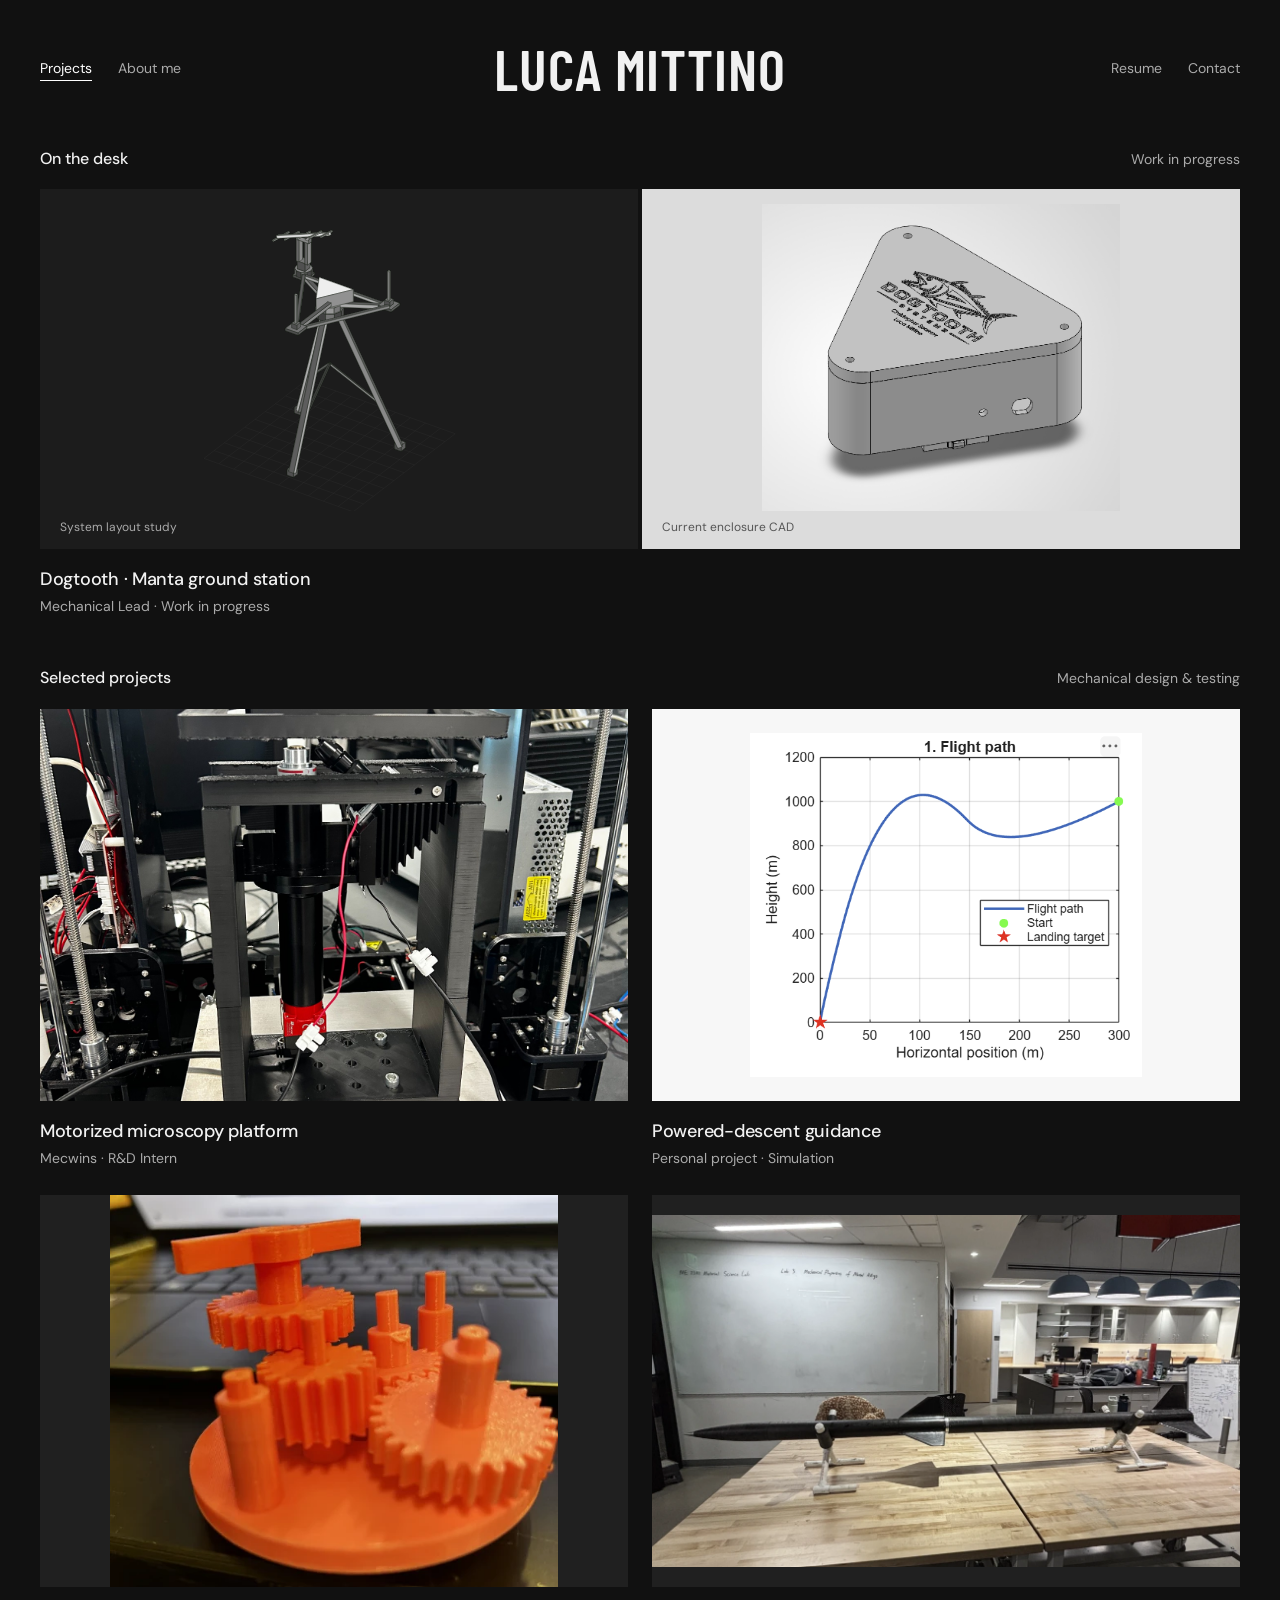
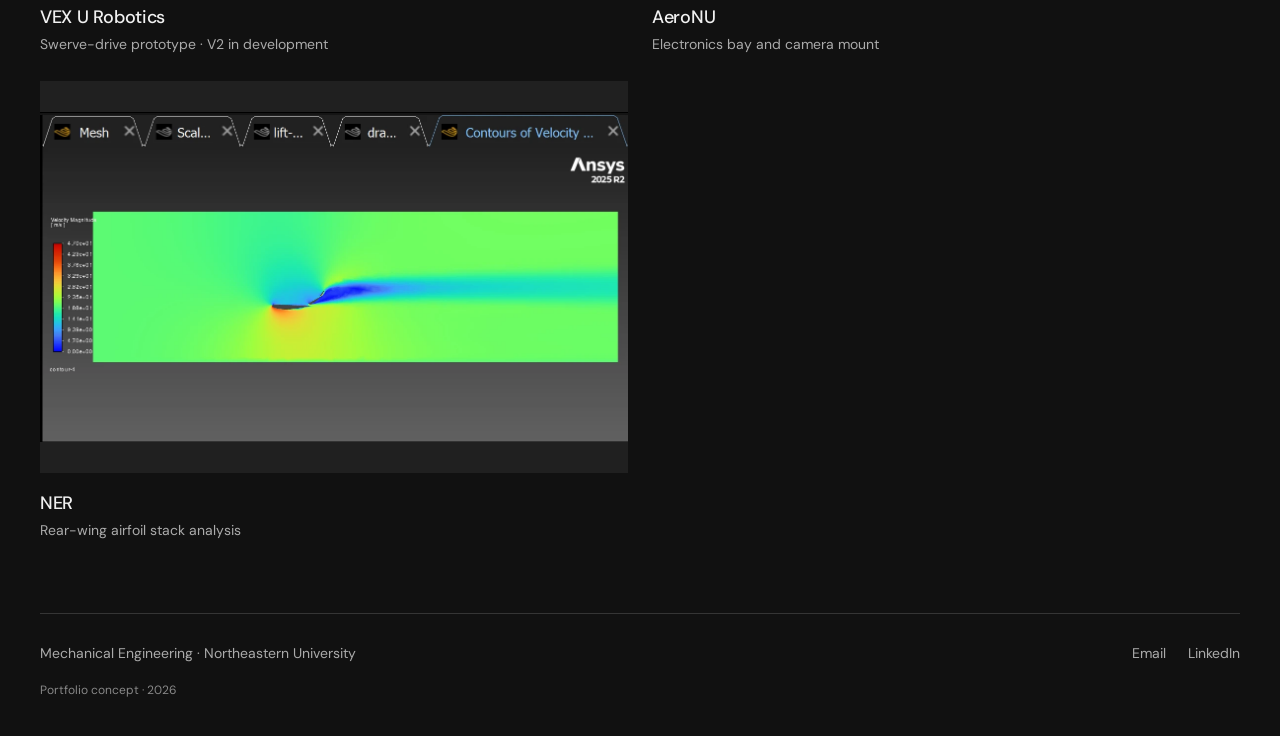
<file: index.html>
<!doctype html>
<html lang="en"><head><meta charset="utf-8"><meta name="viewport" content="width=device-width,initial-scale=1"><meta name="theme-color" content="#111111"><meta name="description" content="Luca Mittino's mechanical engineering portfolio. Selected design work, prototypes and current projects."><title>Projects | Luca Mittino</title><link rel="stylesheet" href="style.css"><script src="galleries.js" defer></script></head>
<body><a class="skip-link" href="#main">Skip to content</a><header class="site-header">
      <nav class="main-nav" aria-label="Main navigation"><a href="index.html" aria-current="page">Projects</a><a href="about.html" >About me</a></nav>
      <a class="site-name" href="index.html">Luca Mittino</a>
      <nav class="secondary-nav" aria-label="Contact and resume"><a href="Luca-Mittino-Resume.pdf" target="_blank" rel="noopener">Resume</a><a href="mailto:mittino.l@northeastern.edu">Contact</a></nav>
    </header><main id="main" class="page-shell">
<section class="on-desk" id="on-the-desk" aria-labelledby="desk-title"><div class="index-heading"><h1 id="desk-title">On the desk</h1><p>Work in progress</p></div>
<a class="project-card desk-card" href="dogtooth.html"><div class="desk-images"><div class="system-cover"><img class="" src="assets/dogtooth-system-concept.svg" alt="Basic geometric layout of the complete Dogtooth Manta ground station" loading="lazy"><span>System layout study</span></div><div class="enclosure-cover"><img class="" src="assets/dogtooth-enclosure-iso.png" alt="Current triangular Dogtooth enclosure CAD" loading="lazy"><span>Current enclosure CAD</span></div></div><div class="card-caption"><h2>Dogtooth · Manta ground station</h2><p>Mechanical Lead · Work in progress</p></div></a>
</section>
<section id="work" aria-labelledby="work-title"><div class="index-heading"><h2 id="work-title">Selected projects</h2><p>Mechanical design &amp; testing</p></div>
<div class="project-grid">
  <a class="project-card" href="mecwins.html"><div class="card-image hardware-cover"><img class="" src="assets/mecwins-optical-frame.jpg" alt="Completed optical frame and sample holder installed on the Mecwins microscopy platform" fetchpriority="high"></div><div class="card-caption"><h2>Motorized microscopy platform</h2><p>Mecwins · R&amp;D Intern</p></div></a>
  <a class="project-card" href="powered-descent.html"><div class="card-image plot-cover"><img class="" src="assets/descent-flight-path.png" alt="MATLAB flight-path plot from the powered-descent simulation" fetchpriority="high"></div><div class="card-caption"><h2>Powered-descent guidance</h2><p>Personal project · Simulation</p></div></a>
<a class="project-card" href="robotics.html"><div class="card-image"><img class="" src="assets/robotics-67.webp" alt="Orange printed gear-train prototype, larger oblique view" loading="lazy"></div><div class="card-caption"><h2>VEX U Robotics</h2><p>Swerve-drive prototype · V2 in development</p></div></a>
<a class="project-card" href="aeronu.html"><div class="card-image"><img class="" src="assets/aeronu-76.webp" alt="Assembled team rocket on workbench, landscape view" loading="lazy"></div><div class="card-caption"><h2>AeroNU</h2><p>Electronics bay and camera mount</p></div></a>
<a class="project-card" href="ner.html"><div class="card-image"><img class="" src="assets/ner-18.webp" alt="ANSYS velocity-magnitude contour, November 24 first set" loading="lazy"></div><div class="card-caption"><h2>NER</h2><p>Rear-wing airfoil stack analysis</p></div></a>
</div></section>
</main><footer class="site-footer"><p>Mechanical Engineering · Northeastern University</p><div><a href="mailto:mittino.l@northeastern.edu">Email</a><a href="https://linkedin.com/in/luca-mittino-629657294" target="_blank" rel="noopener">LinkedIn</a></div><p class="sample-label">Portfolio concept · 2026</p></footer></body></html>
</file>
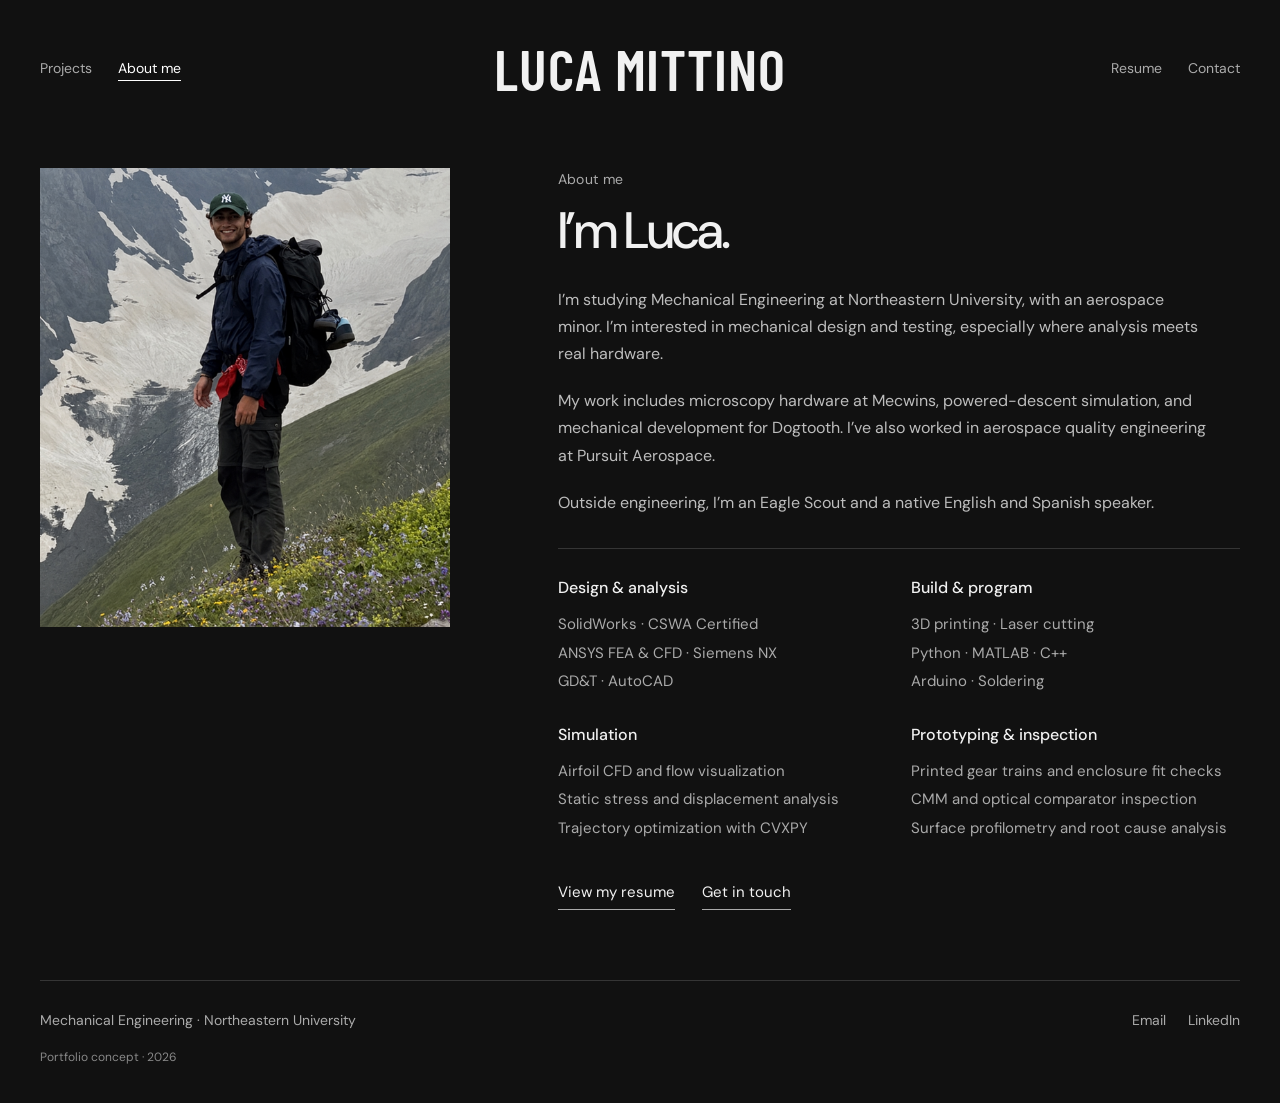
<file: about.html>
<!doctype html>
<html lang="en"><head><meta charset="utf-8"><meta name="viewport" content="width=device-width,initial-scale=1"><meta name="theme-color" content="#111111"><meta name="description" content="Luca Mittino's mechanical engineering portfolio. Selected design work, prototypes and current projects."><title>About me | Luca Mittino</title><link rel="stylesheet" href="style.css"><script src="galleries.js" defer></script></head>
<body><a class="skip-link" href="#main">Skip to content</a><header class="site-header">
      <nav class="main-nav" aria-label="Main navigation"><a href="index.html" >Projects</a><a href="about.html" aria-current="page">About me</a></nav>
      <a class="site-name" href="index.html">Luca Mittino</a>
      <nav class="secondary-nav" aria-label="Contact and resume"><a href="Luca-Mittino-Resume.pdf" target="_blank" rel="noopener">Resume</a><a href="mailto:mittino.l@northeastern.edu">Contact</a></nav>
    </header><main id="main" class="page-shell"><section class="about-layout"><div class="about-portrait"><img class="" src="assets/luca-portrait.png" alt="Luca Mittino hiking in the mountains" fetchpriority="high"></div><div class="about-copy"><p class="eyebrow">About me</p><h1>I’m Luca.</h1><p>I’m studying Mechanical Engineering at Northeastern University, with an aerospace minor. I’m interested in mechanical design and testing, especially where analysis meets real hardware.</p><p>My work includes microscopy hardware at Mecwins, powered-descent simulation, and mechanical development for Dogtooth. I’ve also worked in aerospace quality engineering at Pursuit Aerospace.</p><p>Outside engineering, I’m an Eagle Scout and a native English and Spanish speaker.</p><div class="skills"><section><h2>Design &amp; analysis</h2><p>SolidWorks · CSWA Certified<br>ANSYS FEA &amp; CFD · Siemens NX<br>GD&amp;T · AutoCAD</p></section><section><h2>Build &amp; program</h2><p>3D printing · Laser cutting<br>Python · MATLAB · C++<br>Arduino · Soldering</p></section><section><h2>Simulation</h2><p>Airfoil CFD and flow visualization<br>Static stress and displacement analysis<br>Trajectory optimization with CVXPY</p></section><section><h2>Prototyping &amp; inspection</h2><p>Printed gear trains and enclosure fit checks<br>CMM and optical comparator inspection<br>Surface profilometry and root cause analysis</p></section></div><div class="about-links"><a class="text-link" href="Luca-Mittino-Resume.pdf" target="_blank" rel="noopener">View my resume</a><a class="text-link" href="mailto:mittino.l@northeastern.edu">Get in touch</a></div></div></section></main><footer class="site-footer"><p>Mechanical Engineering · Northeastern University</p><div><a href="mailto:mittino.l@northeastern.edu">Email</a><a href="https://linkedin.com/in/luca-mittino-629657294" target="_blank" rel="noopener">LinkedIn</a></div><p class="sample-label">Portfolio concept · 2026</p></footer></body></html>
</file>
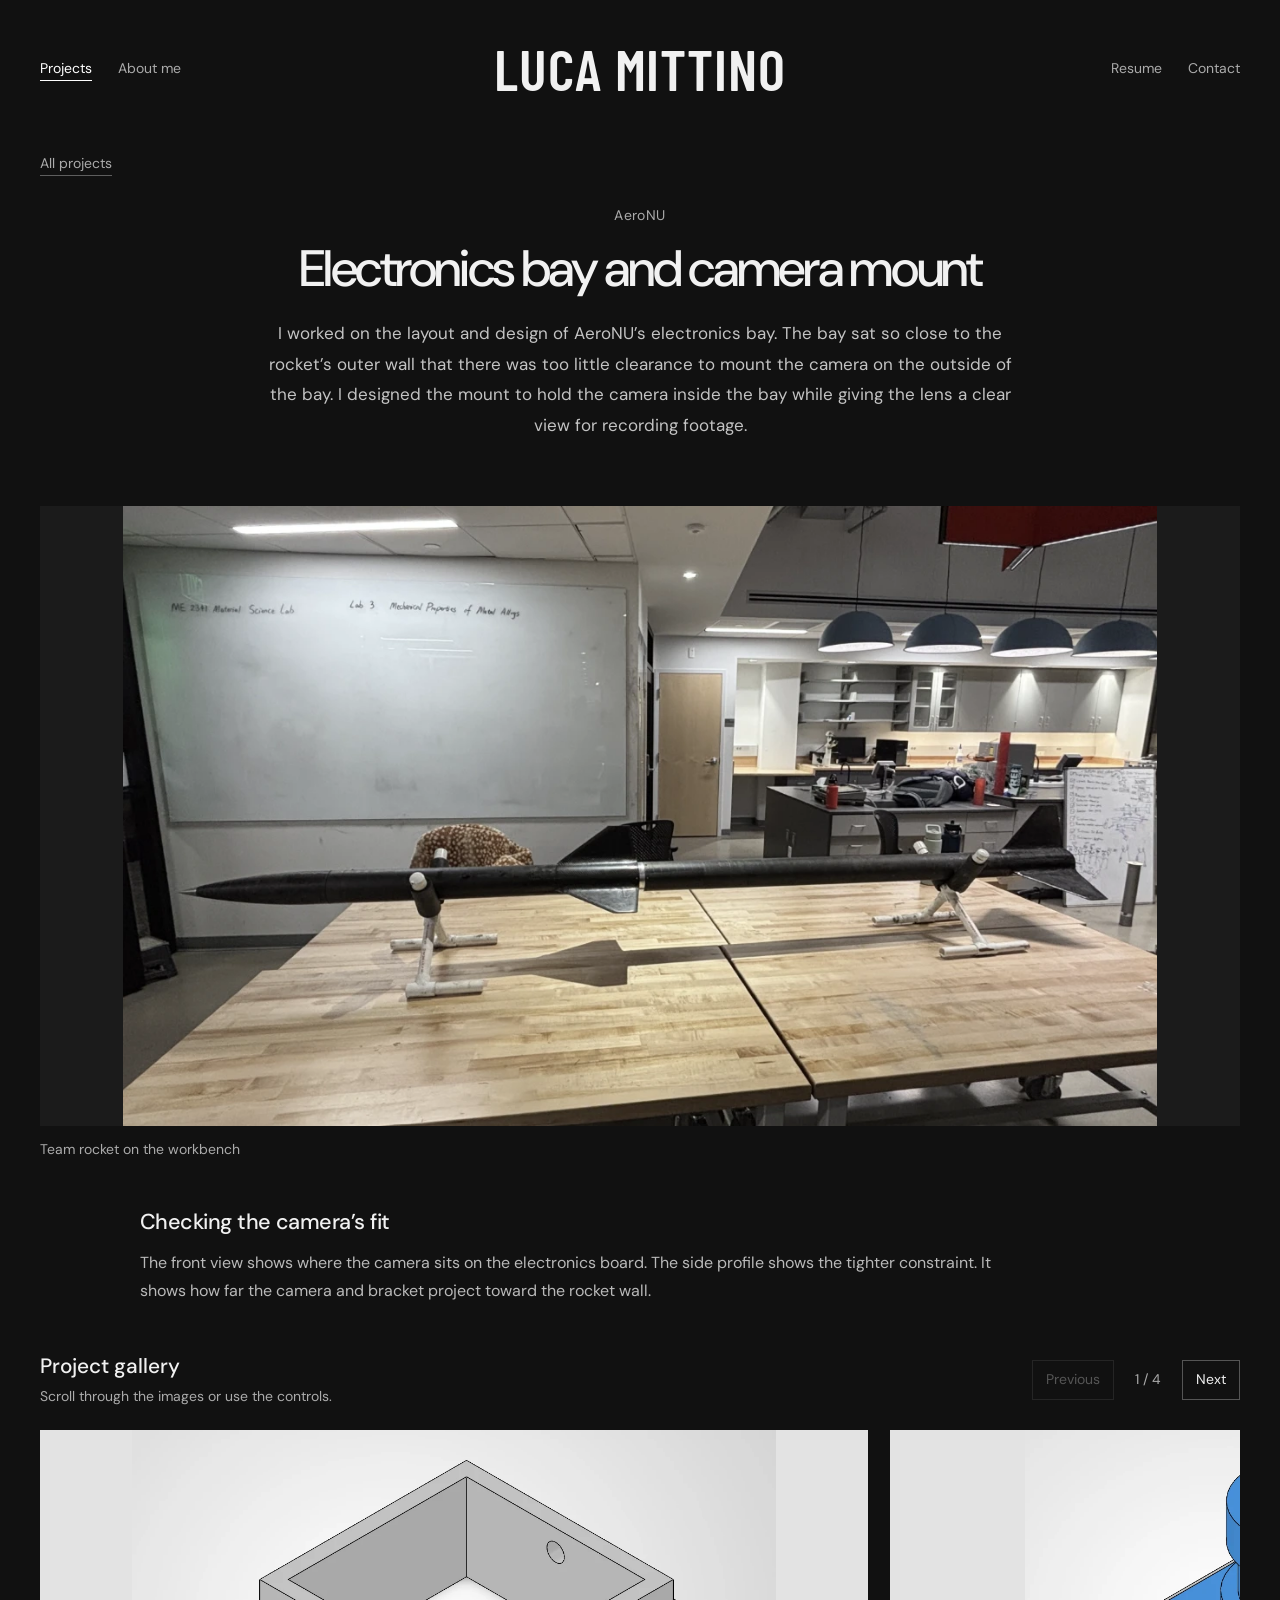
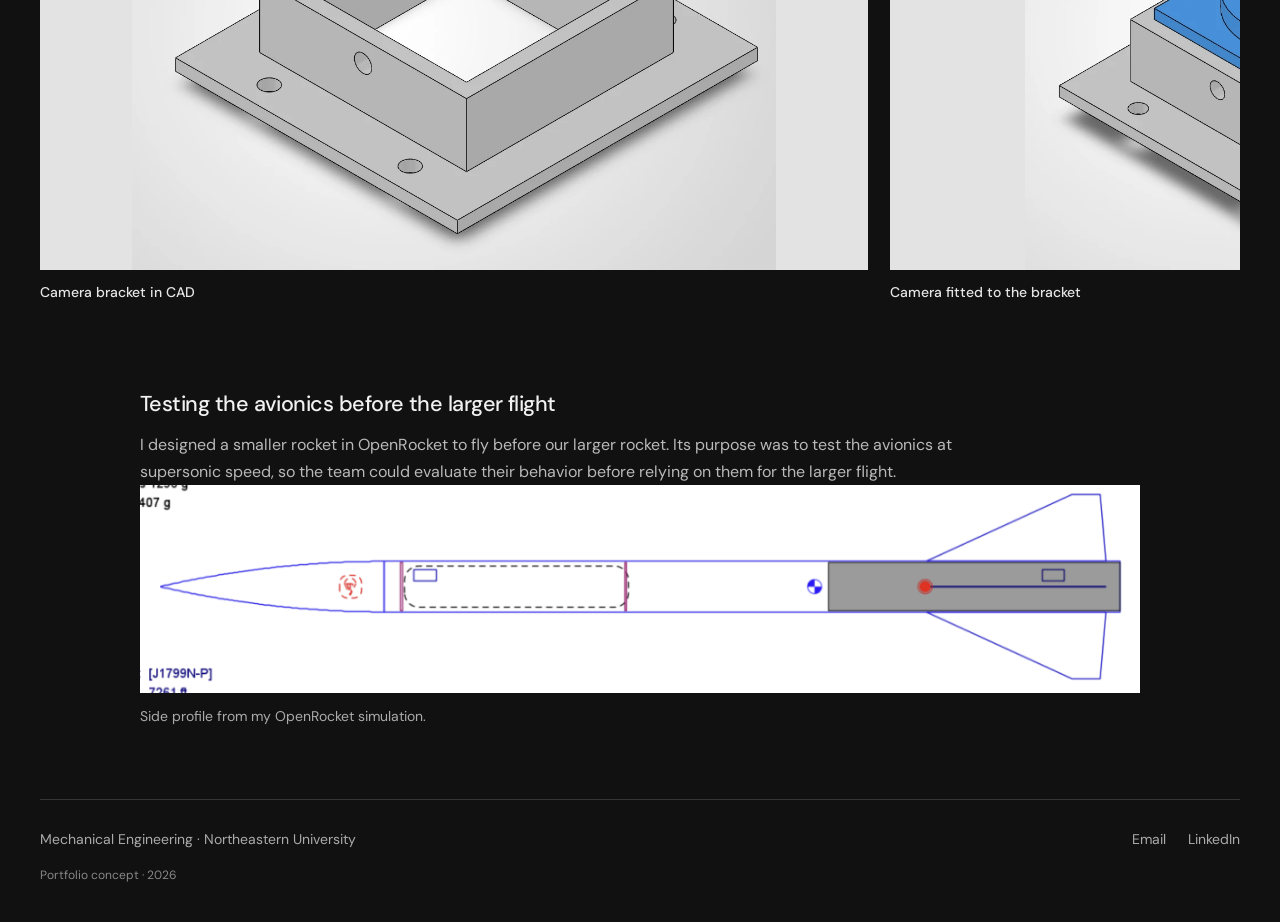
<file: aeronu.html>
<!doctype html>
<html lang="en"><head><meta charset="utf-8"><meta name="viewport" content="width=device-width,initial-scale=1"><meta name="theme-color" content="#111111"><meta name="description" content="Luca Mittino's mechanical engineering portfolio. Selected design work, prototypes and current projects."><title>AeroNU | Luca Mittino</title><link rel="stylesheet" href="style.css"><script src="galleries.js" defer></script></head>
<body><a class="skip-link" href="#main">Skip to content</a><header class="site-header">
      <nav class="main-nav" aria-label="Main navigation"><a href="index.html" aria-current="page">Projects</a><a href="about.html" >About me</a></nav>
      <a class="site-name" href="index.html">Luca Mittino</a>
      <nav class="secondary-nav" aria-label="Contact and resume"><a href="Luca-Mittino-Resume.pdf" target="_blank" rel="noopener">Resume</a><a href="mailto:mittino.l@northeastern.edu">Contact</a></nav>
    </header><main id="main" class="page-shell"><a class="back-link" href="index.html">All projects</a><header class="project-heading"><p class="eyebrow">AeroNU</p><h1>Electronics bay and camera mount</h1><p class="project-intro">I worked on the layout and design of AeroNU’s electronics bay. The bay sat so close to the rocket’s outer wall that there was too little clearance to mount the camera on the outside of the bay. I designed the mount to hold the camera inside the bay while giving the lens a clear view for recording footage.</p><dl class="project-facts"></dl></header><figure class="lead-image"><img src="assets/aeronu-76.webp" alt="Assembled team rocket on workbench, landscape view" fetchpriority="high"><figcaption>Team rocket on the workbench</figcaption></figure><section class="project-copy"><h2>Checking the camera’s fit</h2><p>The front view shows where the camera sits on the electronics board. The side profile shows the tighter constraint. It shows how far the camera and bracket project toward the rocket wall.</p></section><section class="gallery-section" data-gallery id="aeronu-gallery"><div class="gallery-heading"><div><h2>Project gallery</h2><p>Scroll through the images or use the controls.</p></div><div class="gallery-buttons"><button data-gallery-prev aria-label="Previous AeroNU image">Previous</button><span class="gallery-count" aria-live="polite">1 / 4</span><button data-gallery-next aria-label="Next AeroNU image">Next</button></div></div><div class="gallery-rail" tabindex="0" role="region" aria-label="AeroNU image gallery"><figure><a href="assets/aeronu-70.webp" target="_blank" rel="noopener"><img class="" src="assets/aeronu-70.webp" alt="Camera-mount CAD, empty bracket viewed from above" loading="lazy"></a><figcaption><strong>Camera bracket in CAD</strong><span></span></figcaption></figure><figure><a href="assets/aeronu-73.webp" target="_blank" rel="noopener"><img class="" src="assets/aeronu-73.webp" alt="Camera in its mounting bracket, upper CAD view" loading="lazy"></a><figcaption><strong>Camera fitted to the bracket</strong><span></span></figcaption></figure><figure><a href="assets/aeronu-6.webp" target="_blank" rel="noopener"><img class="" src="assets/aeronu-6.webp" alt="Camera installed on an electronics mounting board, front" loading="lazy"></a><figcaption><strong>Camera on the electronics board</strong><span></span></figcaption></figure><figure><a href="assets/aero-mount-side.webp" target="_blank" rel="noopener"><img class="" src="assets/aero-mount-side.webp" alt="Side profile of camera and mount on the electronics board" loading="lazy"></a><figcaption><strong>Camera mount in profile</strong><span>Seen edge-on, the bracket and camera extend above the mounting board.</span></figcaption></figure></div></section><section class="project-copy"><h2>Testing the avionics before the larger flight</h2><p>I designed a smaller rocket in OpenRocket to fly before our larger rocket. Its purpose was to test the avionics at supersonic speed, so the team could evaluate their behavior before relying on them for the larger flight.</p><figure class="lead-image plot-lead"><img src="assets/aeronu-openrocket-profile.png" alt="Side profile of the smaller test rocket from Luca’s OpenRocket model" loading="lazy"><figcaption>Side profile from my OpenRocket simulation.</figcaption></figure></section></main><footer class="site-footer"><p>Mechanical Engineering · Northeastern University</p><div><a href="mailto:mittino.l@northeastern.edu">Email</a><a href="https://linkedin.com/in/luca-mittino-629657294" target="_blank" rel="noopener">LinkedIn</a></div><p class="sample-label">Portfolio concept · 2026</p></footer></body></html>
</file>
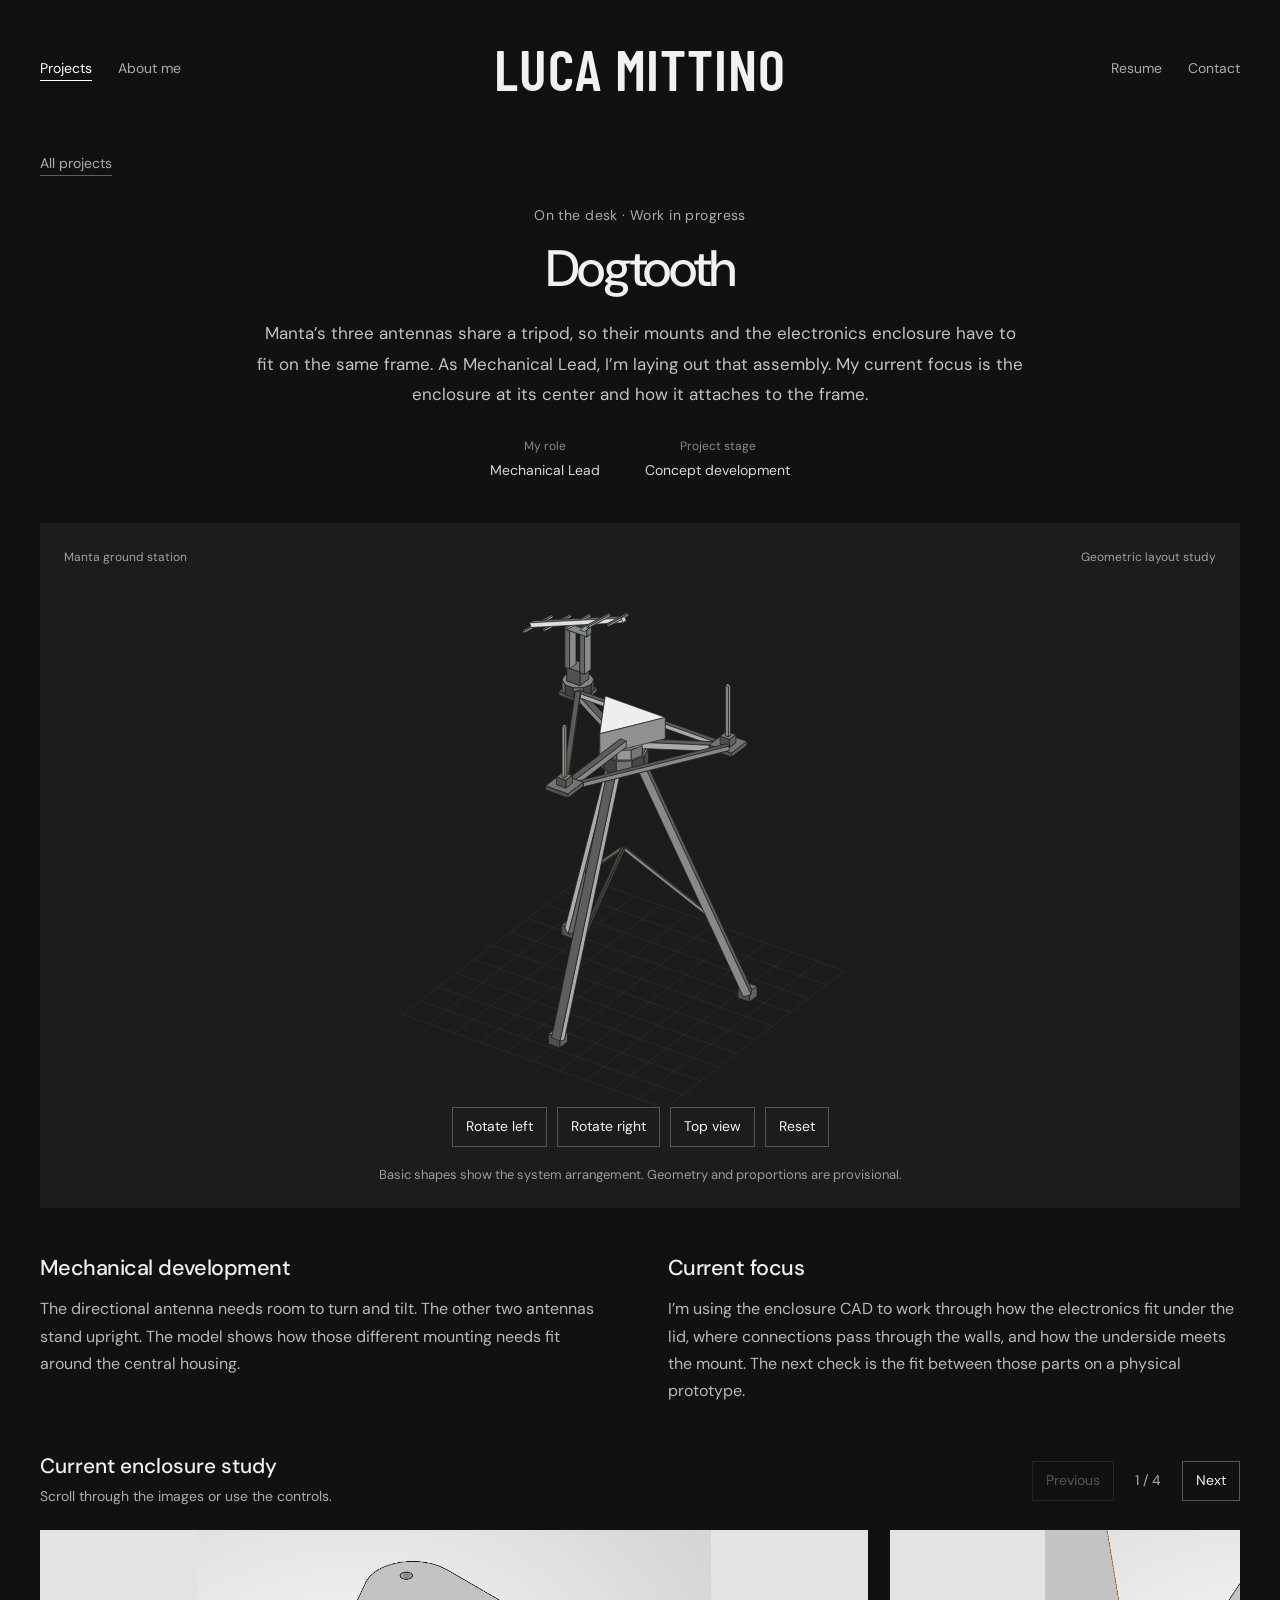
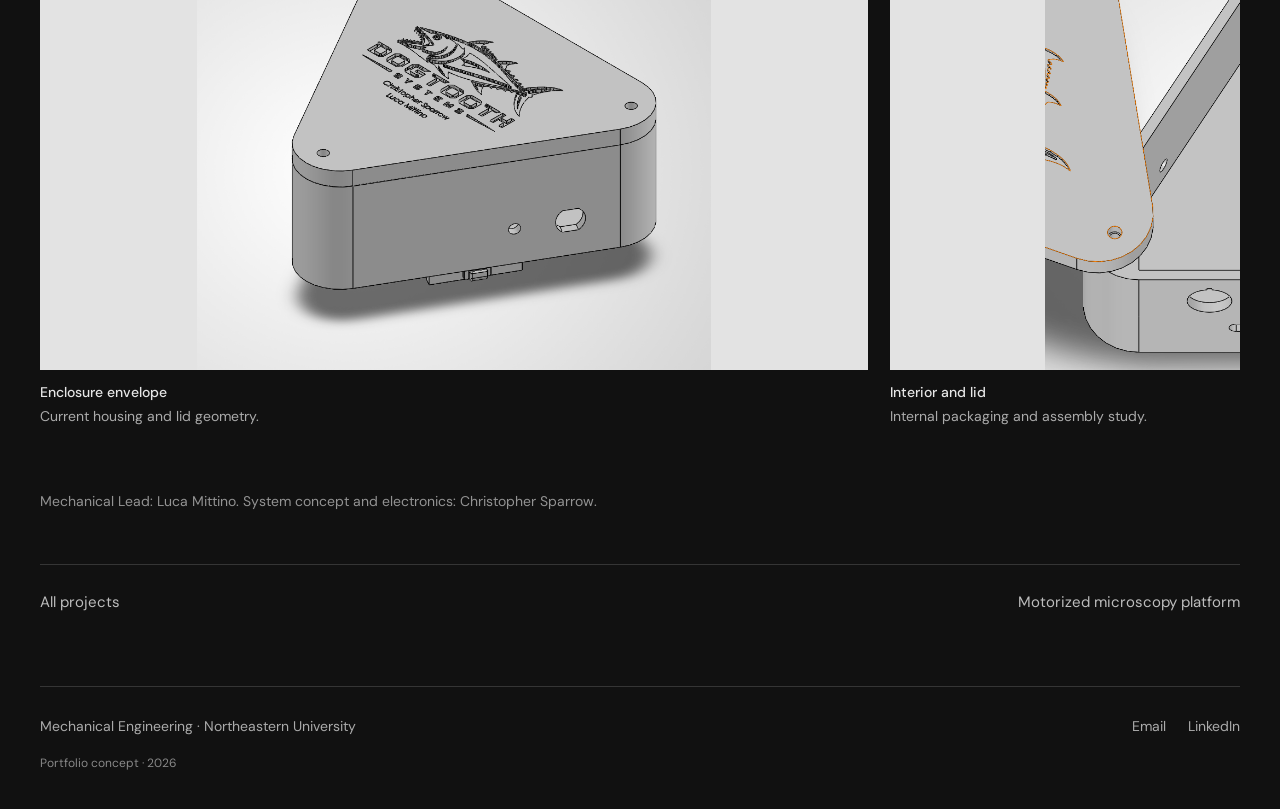
<file: dogtooth.html>
<!doctype html>
<html lang="en"><head><meta charset="utf-8"><meta name="viewport" content="width=device-width,initial-scale=1"><meta name="theme-color" content="#111111"><meta name="description" content="Luca Mittino's mechanical engineering portfolio. Selected design work, prototypes and current projects."><title>Dogtooth | Luca Mittino</title><link rel="stylesheet" href="style.css"><script src="galleries.js" defer></script><script type="module" src="dogtooth-model.mjs"></script></head>
<body><a class="skip-link" href="#main">Skip to content</a><header class="site-header">
      <nav class="main-nav" aria-label="Main navigation"><a href="index.html" aria-current="page">Projects</a><a href="about.html" >About me</a></nav>
      <a class="site-name" href="index.html">Luca Mittino</a>
      <nav class="secondary-nav" aria-label="Contact and resume"><a href="Luca-Mittino-Resume.pdf" target="_blank" rel="noopener">Resume</a><a href="mailto:mittino.l@northeastern.edu">Contact</a></nav>
    </header><main id="main" class="page-shell"><a class="back-link" href="index.html">All projects</a><header class="project-heading"><p class="eyebrow">On the desk · Work in progress</p><h1>Dogtooth</h1><p class="project-intro">Manta’s three antennas share a tripod, so their mounts and the electronics enclosure have to fit on the same frame. As Mechanical Lead, I’m laying out that assembly. My current focus is the enclosure at its center and how it attaches to the frame.</p><dl class="project-facts"><div><dt>My role</dt><dd>Mechanical Lead</dd></div><div><dt>Project stage</dt><dd>Concept development</dd></div></dl></header><section class="model-panel" aria-label="Geometric system concept"><div class="model-toolbar"><span>Manta ground station</span><span>Geometric layout study</span></div><div class="concept-model" data-dogtooth-model><img src="assets/dogtooth-system-concept.svg" alt="Simplified ground-station layout"></div><div class="model-controls" aria-label="Concept view controls"><button data-model-action="left" aria-label="Rotate concept left">Rotate left</button><button data-model-action="right" aria-label="Rotate concept right">Rotate right</button><button data-model-action="top" aria-label="Toggle top view">Top view</button><button data-model-action="reset" aria-label="Reset concept view">Reset</button></div><p class="model-note">Basic shapes show the system arrangement. Geometry and proportions are provisional.</p></section>
<div class="project-copy two-col"><section><h2>Mechanical development</h2><p>The directional antenna needs room to turn and tilt. The other two antennas stand upright. The model shows how those different mounting needs fit around the central housing.</p></section><section><h2>Current focus</h2><p>I’m using the enclosure CAD to work through how the electronics fit under the lid, where connections pass through the walls, and how the underside meets the mount. The next check is the fit between those parts on a physical prototype.</p></section></div><section class="gallery-section" data-gallery id="dogtooth-gallery"><div class="gallery-heading"><div><h2>Current enclosure study</h2><p>Scroll through the images or use the controls.</p></div><div class="gallery-buttons"><button data-gallery-prev aria-label="Previous Dogtooth image">Previous</button><span class="gallery-count" aria-live="polite">1 / 4</span><button data-gallery-next aria-label="Next Dogtooth image">Next</button></div></div><div class="gallery-rail" tabindex="0" role="region" aria-label="Dogtooth image gallery"><figure><a href="assets/dogtooth-enclosure-iso.png" target="_blank" rel="noopener"><img class="" src="assets/dogtooth-enclosure-iso.png" alt="Dogtooth triangular enclosure, isometric CAD view" loading="lazy"></a><figcaption><strong>Enclosure envelope</strong><span>Current housing and lid geometry.</span></figcaption></figure><figure><a href="assets/dogtooth-enclosure-open.png" target="_blank" rel="noopener"><img class="" src="assets/dogtooth-enclosure-open.png" alt="Open Dogtooth enclosure showing the lid and interior" loading="lazy"></a><figcaption><strong>Interior and lid</strong><span>Internal packaging and assembly study.</span></figcaption></figure><figure><a href="assets/dogtooth-enclosure-side.png" target="_blank" rel="noopener"><img class="" src="assets/dogtooth-enclosure-side.png" alt="Side view of the Dogtooth enclosure" loading="lazy"></a><figcaption><strong>Panel openings</strong><span>Proposed cutouts, subject to fit checks.</span></figcaption></figure><figure><a href="assets/dogtooth-enclosure-bottom.png" target="_blank" rel="noopener"><img class="" src="assets/dogtooth-enclosure-bottom.png" alt="Underside of the Dogtooth housing" loading="lazy"></a><figcaption><strong>Mounting interface</strong><span>Current underside and attachment features.</span></figcaption></figure></div></section><p class="project-credit">Mechanical Lead: Luca Mittino. System concept and electronics: Christopher Sparrow.</p><nav class="project-end" aria-label="Project navigation"><a href="index.html">All projects</a><a href="mecwins.html">Motorized microscopy platform</a></nav></main><footer class="site-footer"><p>Mechanical Engineering · Northeastern University</p><div><a href="mailto:mittino.l@northeastern.edu">Email</a><a href="https://linkedin.com/in/luca-mittino-629657294" target="_blank" rel="noopener">LinkedIn</a></div><p class="sample-label">Portfolio concept · 2026</p></footer></body></html>
</file>
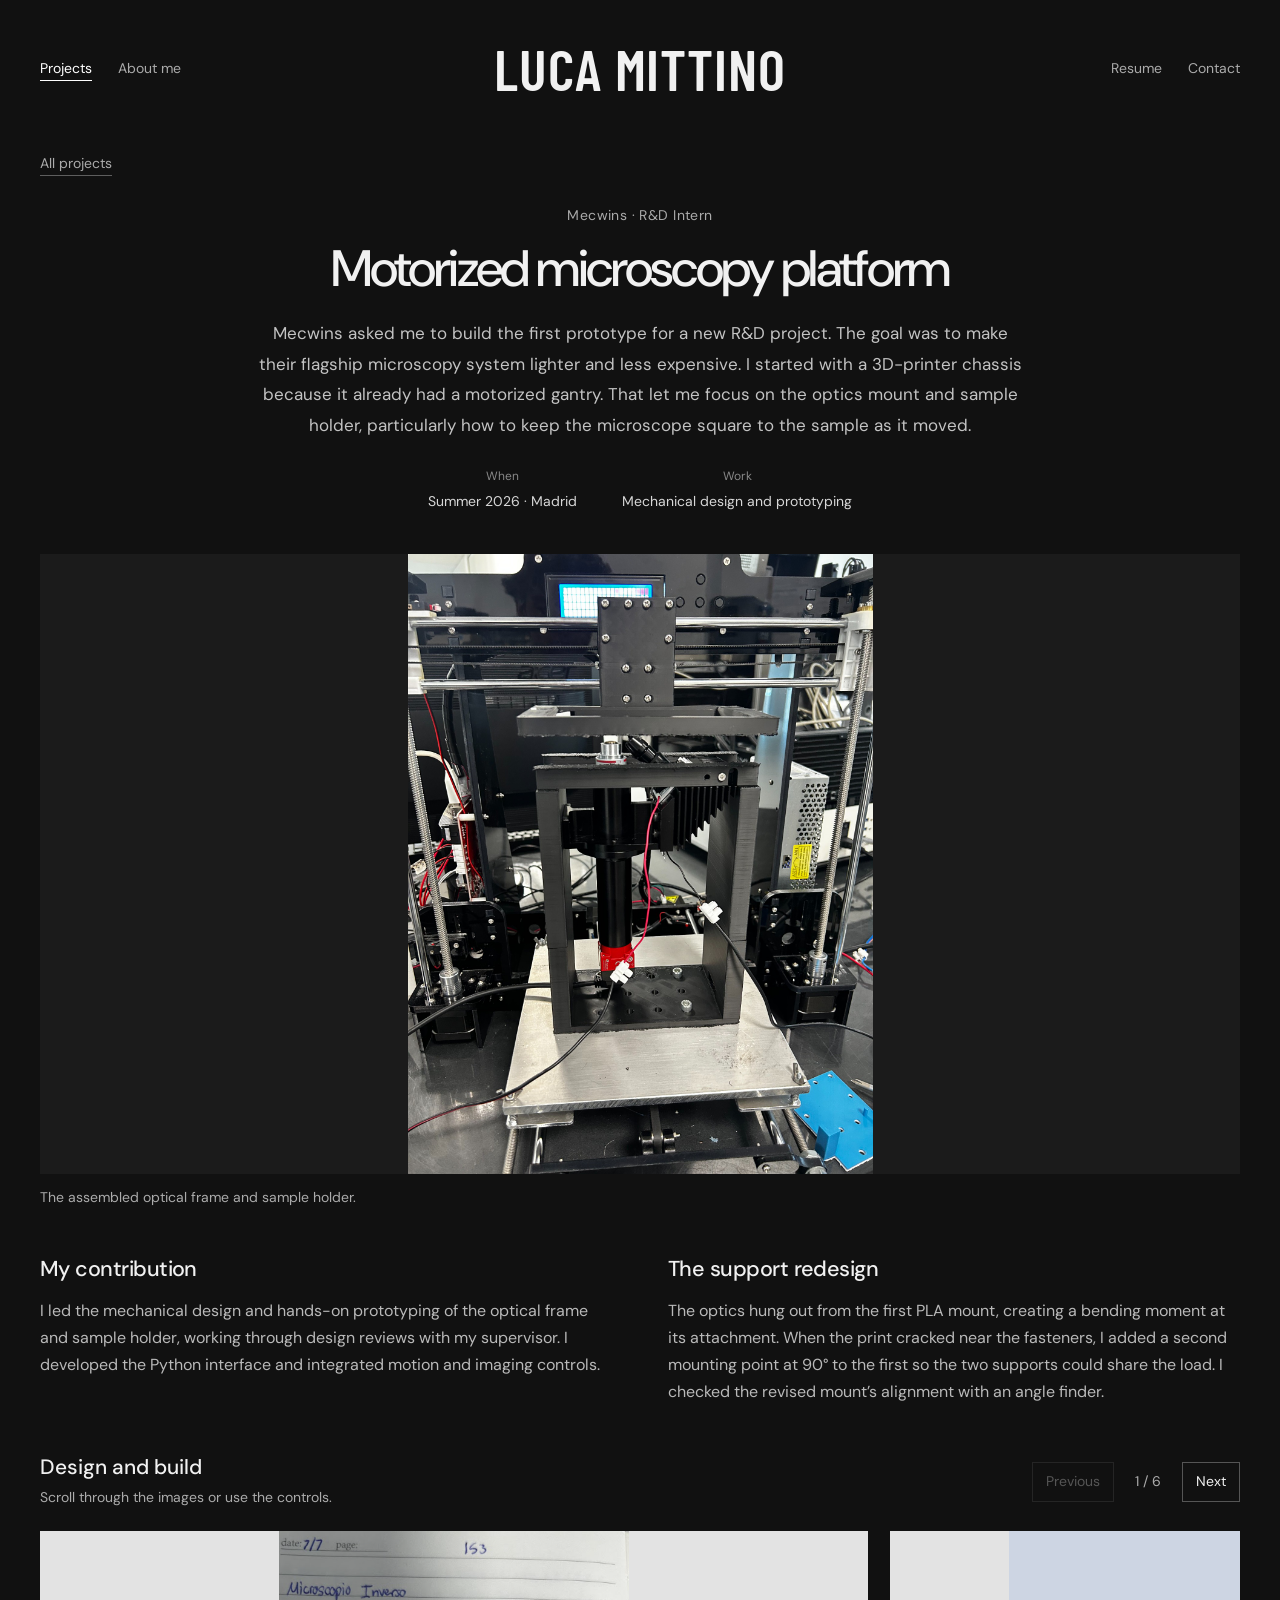
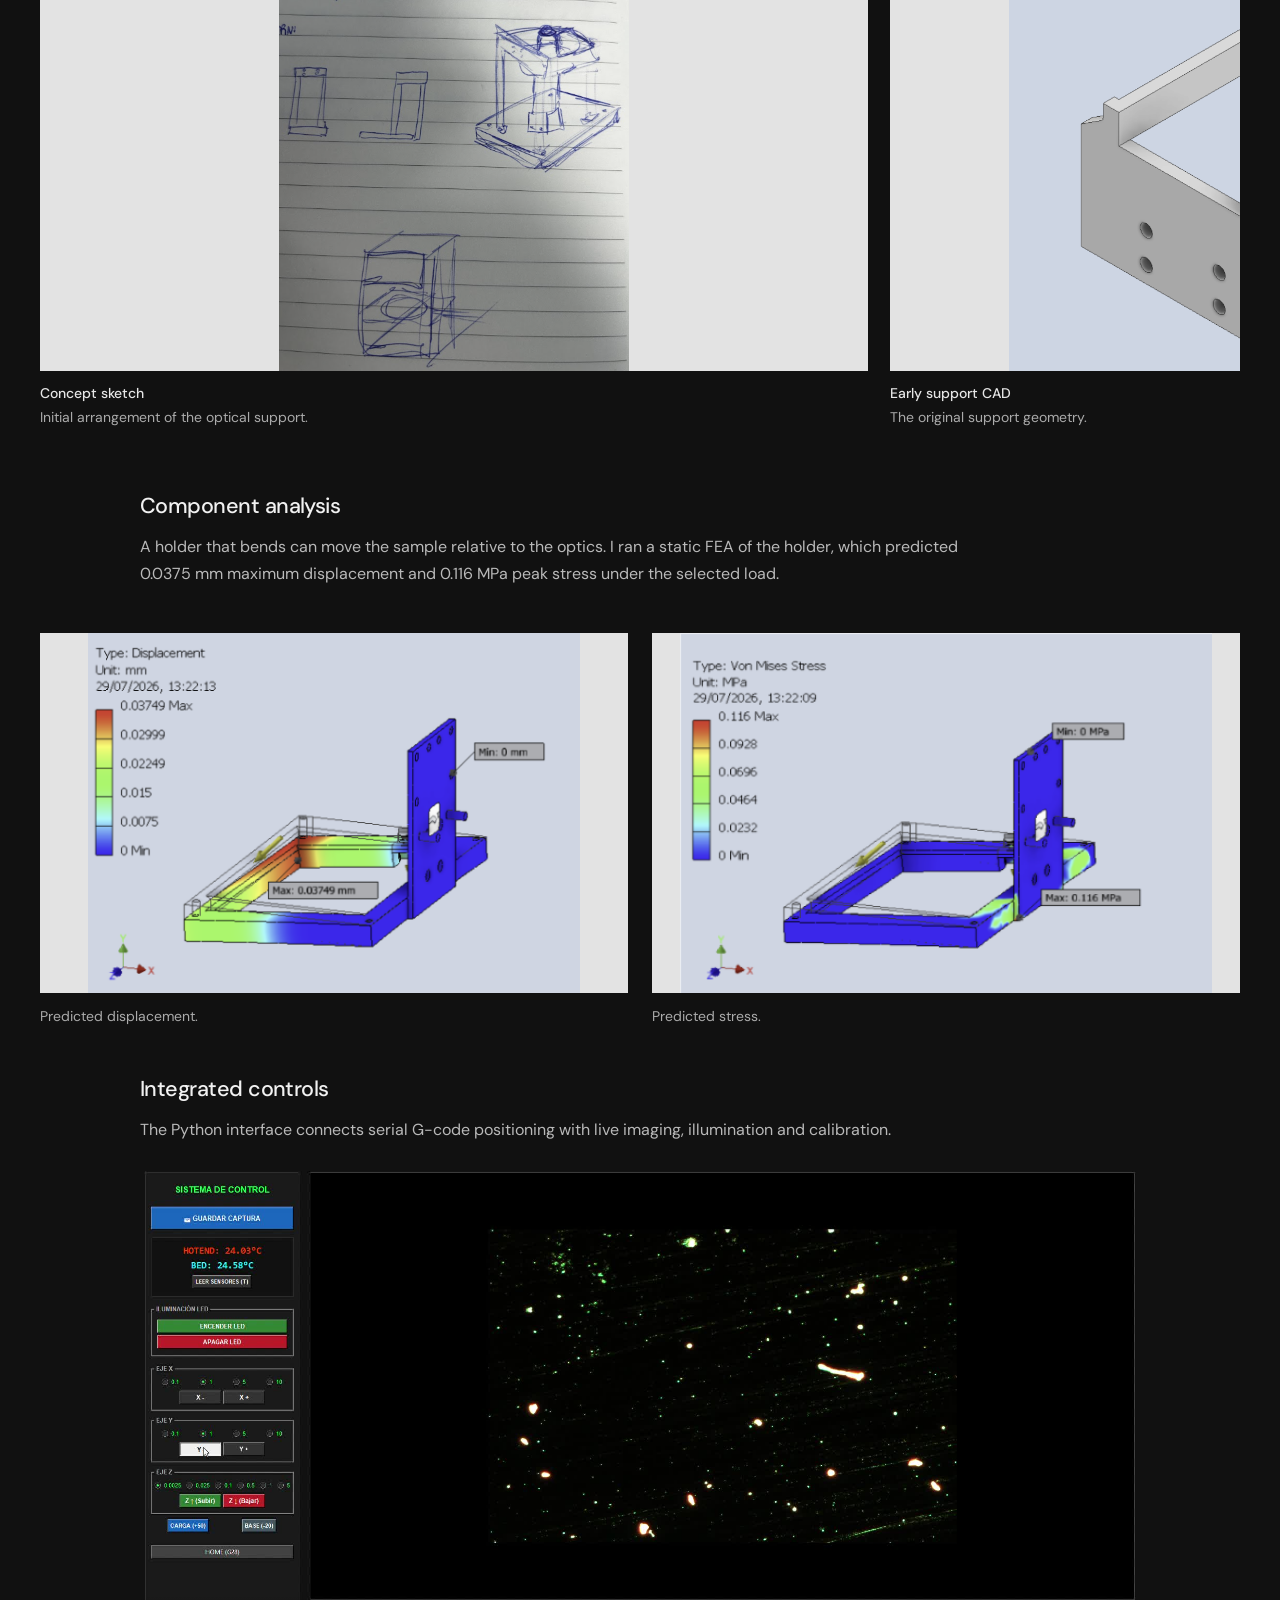
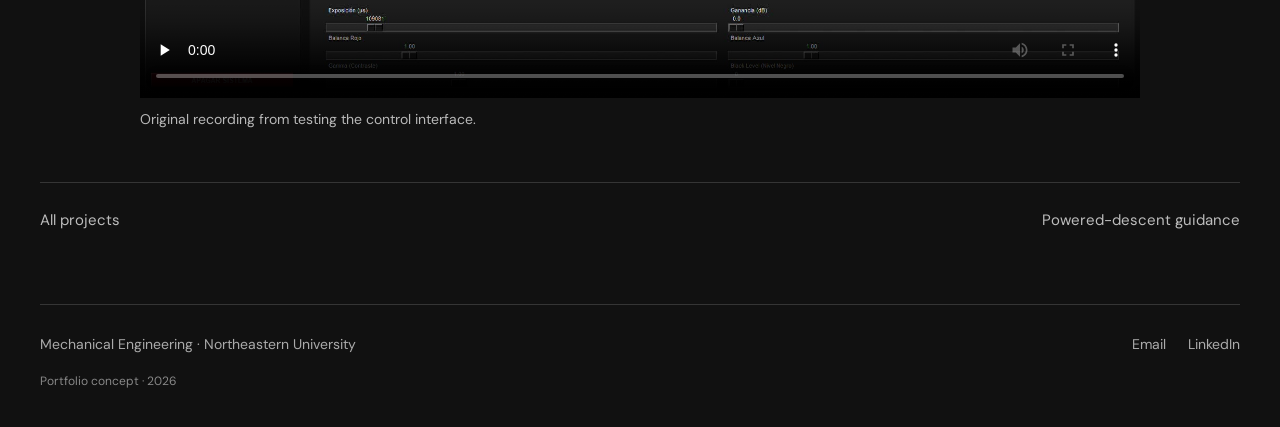
<file: mecwins.html>
<!doctype html>
<html lang="en"><head><meta charset="utf-8"><meta name="viewport" content="width=device-width,initial-scale=1"><meta name="theme-color" content="#111111"><meta name="description" content="Luca Mittino's mechanical engineering portfolio. Selected design work, prototypes and current projects."><title>Motorized microscopy platform | Luca Mittino</title><link rel="stylesheet" href="style.css"><script src="galleries.js" defer></script></head>
<body><a class="skip-link" href="#main">Skip to content</a><header class="site-header">
      <nav class="main-nav" aria-label="Main navigation"><a href="index.html" aria-current="page">Projects</a><a href="about.html" >About me</a></nav>
      <a class="site-name" href="index.html">Luca Mittino</a>
      <nav class="secondary-nav" aria-label="Contact and resume"><a href="Luca-Mittino-Resume.pdf" target="_blank" rel="noopener">Resume</a><a href="mailto:mittino.l@northeastern.edu">Contact</a></nav>
    </header><main id="main" class="page-shell"><a class="back-link" href="index.html">All projects</a><header class="project-heading"><p class="eyebrow">Mecwins · R&D Intern</p><h1>Motorized microscopy platform</h1><p class="project-intro">Mecwins asked me to build the first prototype for a new R&amp;D project. The goal was to make their flagship microscopy system lighter and less expensive. I started with a 3D-printer chassis because it already had a motorized gantry. That let me focus on the optics mount and sample holder, particularly how to keep the microscope square to the sample as it moved.</p><dl class="project-facts"><div><dt>When</dt><dd>Summer 2026 · Madrid</dd></div><div><dt>Work</dt><dd>Mechanical design and prototyping</dd></div></dl></header><figure class="lead-image portrait-lead"><img class="" src="assets/mecwins-optical-frame.jpg" alt="Completed optical frame and sample holder on the reused gantry" fetchpriority="high"><figcaption>The assembled optical frame and sample holder.</figcaption></figure><div class="project-copy two-col"><section><h2>My contribution</h2><p>I led the mechanical design and hands-on prototyping of the optical frame and sample holder, working through design reviews with my supervisor. I developed the Python interface and integrated motion and imaging controls.</p></section><section><h2>The support redesign</h2><p>The optics hung out from the first PLA mount, creating a bending moment at its attachment. When the print cracked near the fasteners, I added a second mounting point at 90° to the first so the two supports could share the load. I checked the revised mount’s alignment with an angle finder.</p></section></div><section class="gallery-section" data-gallery id="mecwins-gallery"><div class="gallery-heading"><div><h2>Design and build</h2><p>Scroll through the images or use the controls.</p></div><div class="gallery-buttons"><button data-gallery-prev aria-label="Previous Mecwins image">Previous</button><span class="gallery-count" aria-live="polite">1 / 6</span><button data-gallery-next aria-label="Next Mecwins image">Next</button></div></div><div class="gallery-rail" tabindex="0" role="region" aria-label="Mecwins image gallery"><figure><a href="assets/mecwins-concept-sketch.png" target="_blank" rel="noopener"><img class="" src="assets/mecwins-concept-sketch.png" alt="Notebook sketch of the microscopy support" loading="lazy"></a><figcaption><strong>Concept sketch</strong><span>Initial arrangement of the optical support.</span></figcaption></figure><figure><a href="assets/mecwins-early-cad.png" target="_blank" rel="noopener"><img class="" src="assets/mecwins-early-cad.png" alt="Early cantilevered optical-support CAD" loading="lazy"></a><figcaption><strong>Early support CAD</strong><span>The original support geometry.</span></figcaption></figure><figure><a href="assets/mecwins-revised-cad.png" target="_blank" rel="noopener"><img class="" src="assets/mecwins-revised-cad.png" alt="Revised optical support CAD" loading="lazy"></a><figcaption><strong>Revised frame</strong><span>A second mounting point shares the load from the optics.</span></figcaption></figure><figure><a href="assets/mecwins-spring-prototype.jpg" target="_blank" rel="noopener"><img class="" src="assets/mecwins-spring-prototype.jpg" alt="Spring-loaded sample-clamping prototype" loading="lazy"></a><figcaption><strong>Sample clamp</strong><span>Printed mechanism and compression spring.</span></figcaption></figure><figure><a href="assets/mecwins-sample-holder.jpg" target="_blank" rel="noopener"><img class="" src="assets/mecwins-sample-holder.jpg" alt="Sample holder on the microscopy platform" loading="lazy"></a><figcaption><strong>Sample holder</strong><span>The holder establishes the sample’s position beneath the optics.</span></figcaption></figure><figure><a href="assets/mecwins-control-poster.jpg" target="_blank" rel="noopener"><img class="" src="assets/mecwins-control-poster.jpg" alt="Python microscopy control interface" loading="lazy"></a><figcaption><strong>Control interface</strong><span>Bringing motion and imaging together.</span></figcaption></figure></div></section><section class="project-copy"><h2>Component analysis</h2><p>A holder that bends can move the sample relative to the optics. I ran a static FEA of the holder, which predicted 0.0375 mm maximum displacement and 0.116 MPa peak stress under the selected load. </p></section><div class="image-pair"><figure><img class="" src="assets/mecwins-fea-displacement.png" alt="Sample-holder displacement analysis" loading="lazy"><figcaption>Predicted displacement.</figcaption></figure><figure><img class="" src="assets/mecwins-fea-stress.png" alt="Sample-holder von Mises stress analysis" loading="lazy"><figcaption>Predicted stress.</figcaption></figure></div><section class="project-copy"><h2>Integrated controls</h2><p>The Python interface connects serial G-code positioning with live imaging, illumination and calibration.</p><video class="project-video" controls playsinline preload="none" poster="assets/mecwins-control-poster.jpg" aria-label="Mecwins control interface demonstration"><source src="assets/mecwins-control-demo.mp4" type="video/mp4"></video><p class="media-note">Original recording from testing the control interface.</p></section><nav class="project-end" aria-label="Project navigation"><a href="index.html">All projects</a><a href="powered-descent.html">Powered-descent guidance</a></nav></main><footer class="site-footer"><p>Mechanical Engineering · Northeastern University</p><div><a href="mailto:mittino.l@northeastern.edu">Email</a><a href="https://linkedin.com/in/luca-mittino-629657294" target="_blank" rel="noopener">LinkedIn</a></div><p class="sample-label">Portfolio concept · 2026</p></footer></body></html>
</file>
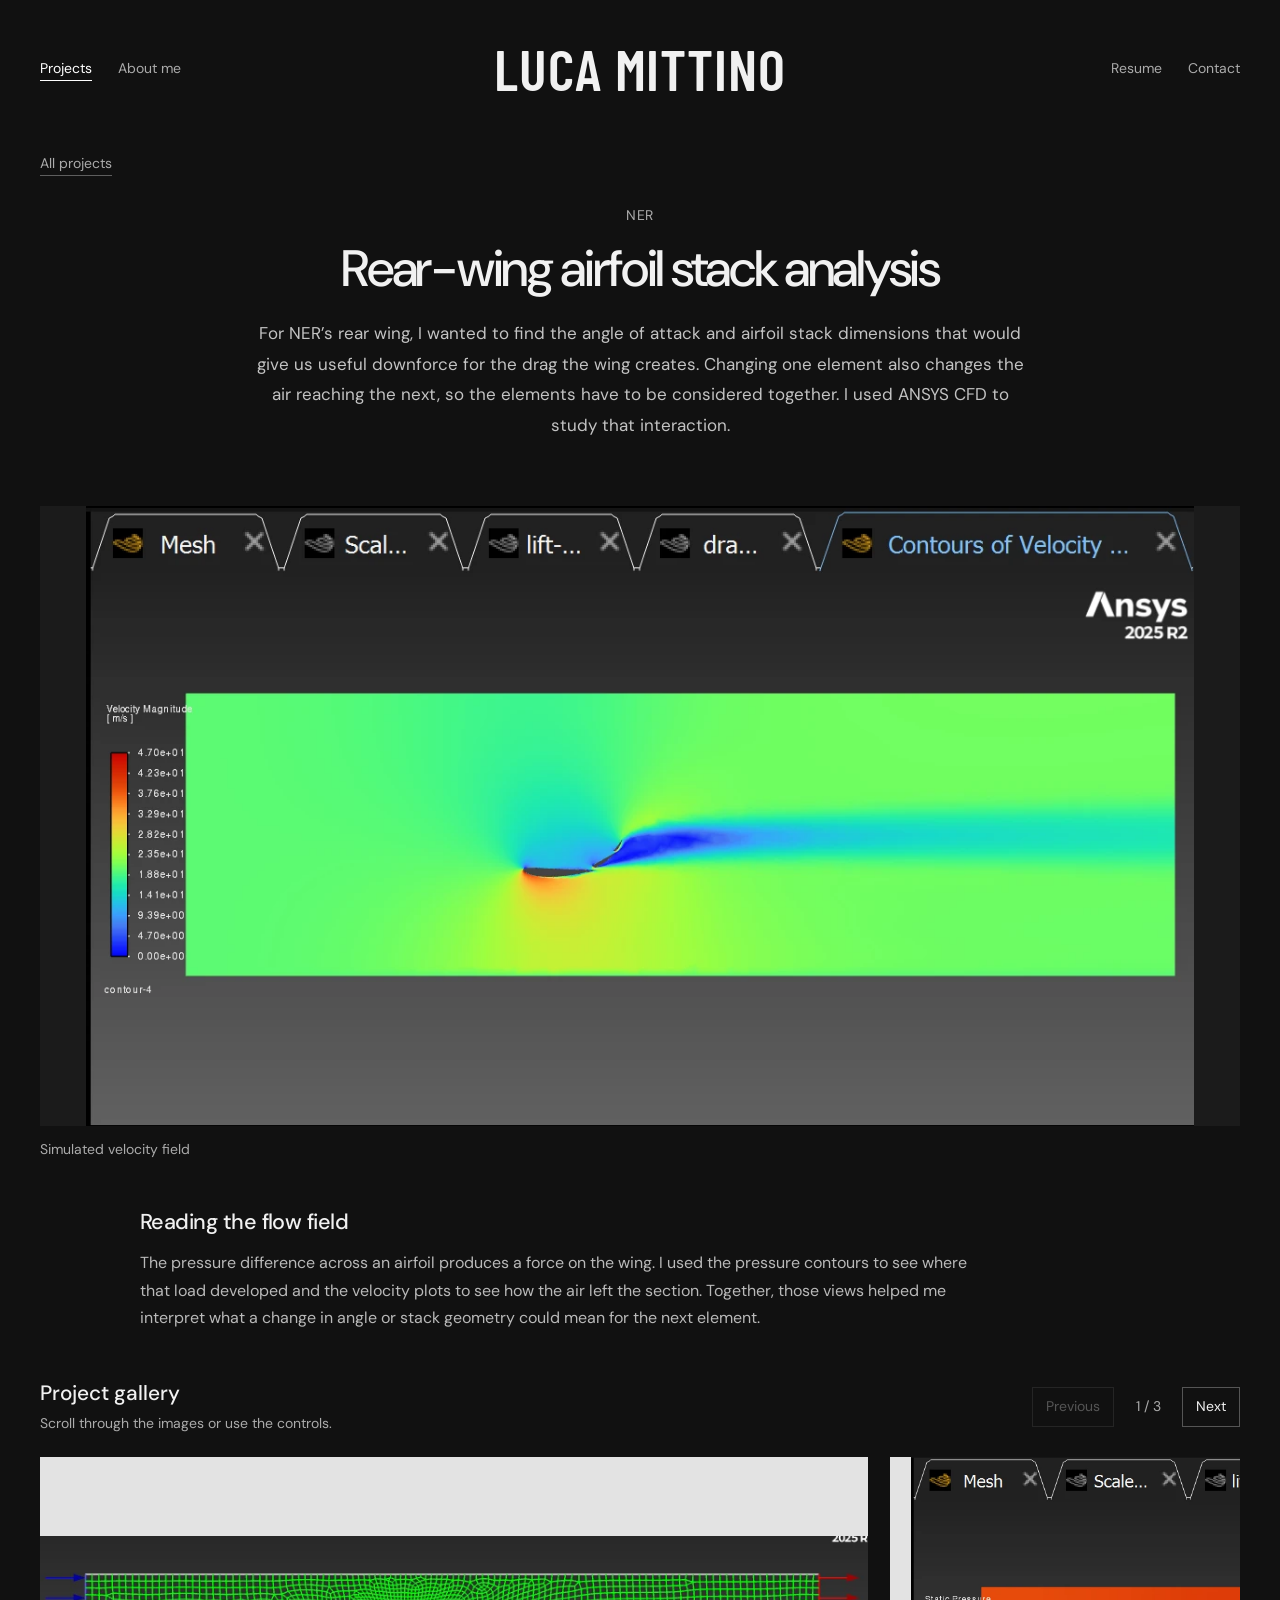
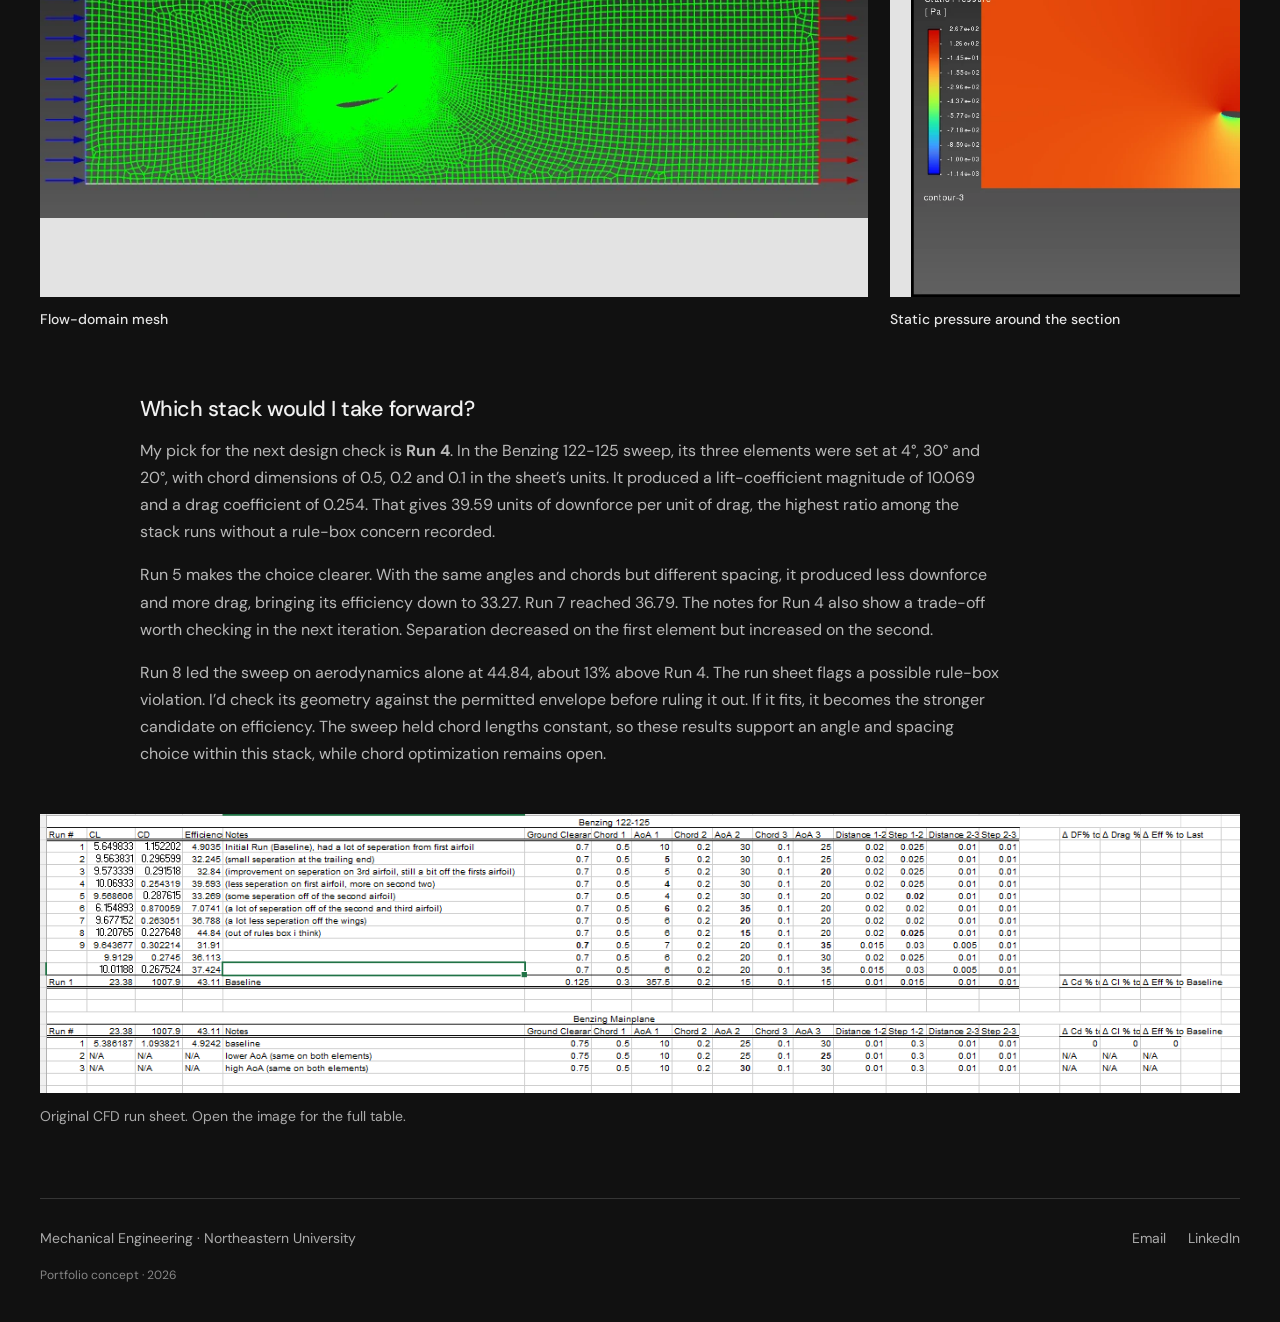
<file: ner.html>
<!doctype html>
<html lang="en"><head><meta charset="utf-8"><meta name="viewport" content="width=device-width,initial-scale=1"><meta name="theme-color" content="#111111"><meta name="description" content="Luca Mittino's mechanical engineering portfolio. Selected design work, prototypes and current projects."><title>NER | Luca Mittino</title><link rel="stylesheet" href="style.css"><script src="galleries.js" defer></script></head>
<body><a class="skip-link" href="#main">Skip to content</a><header class="site-header">
      <nav class="main-nav" aria-label="Main navigation"><a href="index.html" aria-current="page">Projects</a><a href="about.html" >About me</a></nav>
      <a class="site-name" href="index.html">Luca Mittino</a>
      <nav class="secondary-nav" aria-label="Contact and resume"><a href="Luca-Mittino-Resume.pdf" target="_blank" rel="noopener">Resume</a><a href="mailto:mittino.l@northeastern.edu">Contact</a></nav>
    </header><main id="main" class="page-shell"><a class="back-link" href="index.html">All projects</a><header class="project-heading"><p class="eyebrow">NER</p><h1>Rear-wing airfoil stack analysis</h1><p class="project-intro">For NER’s rear wing, I wanted to find the angle of attack and airfoil stack dimensions that would give us useful downforce for the drag the wing creates. Changing one element also changes the air reaching the next, so the elements have to be considered together. I used ANSYS CFD to study that interaction.</p><dl class="project-facts"></dl></header><figure class="lead-image"><img src="assets/ner-18.webp" alt="ANSYS velocity-magnitude contour, November 24 first set" fetchpriority="high"><figcaption>Simulated velocity field</figcaption></figure><section class="project-copy"><h2>Reading the flow field</h2><p>The pressure difference across an airfoil produces a force on the wing. I used the pressure contours to see where that load developed and the velocity plots to see how the air left the section. Together, those views helped me interpret what a change in angle or stack geometry could mean for the next element.</p></section><section class="gallery-section" data-gallery id="ner-gallery"><div class="gallery-heading"><div><h2>Project gallery</h2><p>Scroll through the images or use the controls.</p></div><div class="gallery-buttons"><button data-gallery-prev aria-label="Previous NER image">Previous</button><span class="gallery-count" aria-live="polite">1 / 3</span><button data-gallery-next aria-label="Next NER image">Next</button></div></div><div class="gallery-rail" tabindex="0" role="region" aria-label="NER image gallery"><figure><a href="assets/ner-11.webp" target="_blank" rel="noopener"><img class="" src="assets/ner-11.webp" alt="ANSYS flow-domain mesh around an airfoil-like profile" loading="lazy"></a><figcaption><strong>Flow-domain mesh</strong><span></span></figcaption></figure><figure><a href="assets/ner-17.webp" target="_blank" rel="noopener"><img class="" src="assets/ner-17.webp" alt="ANSYS static-pressure contour, November 24 first set" loading="lazy"></a><figcaption><strong>Static pressure around the section</strong><span></span></figcaption></figure><figure><a href="assets/ner-24.webp" target="_blank" rel="noopener"><img class="" src="assets/ner-24.webp" alt="ANSYS close-up velocity vectors around the profile" loading="lazy"></a><figcaption><strong>Velocity vectors near the surface</strong><span></span></figcaption></figure></div></section><section class="project-copy"><h2>Which stack would I take forward?</h2><p>My pick for the next design check is <strong>Run 4</strong>. In the Benzing 122-125 sweep, its three elements were set at 4°, 30° and 20°, with chord dimensions of 0.5, 0.2 and 0.1 in the sheet’s units. It produced a lift-coefficient magnitude of 10.069 and a drag coefficient of 0.254. That gives 39.59 units of downforce per unit of drag, the highest ratio among the stack runs without a rule-box concern recorded.</p><p>Run 5 makes the choice clearer. With the same angles and chords but different spacing, it produced less downforce and more drag, bringing its efficiency down to 33.27. Run 7 reached 36.79. The notes for Run 4 also show a trade-off worth checking in the next iteration. Separation decreased on the first element but increased on the second.</p><p>Run 8 led the sweep on aerodynamics alone at 44.84, about 13% above Run 4. The run sheet flags a possible rule-box violation. I’d check its geometry against the permitted envelope before ruling it out. If it fits, it becomes the stronger candidate on efficiency. The sweep held chord lengths constant, so these results support an angle and spacing choice within this stack, while chord optimization remains open.</p></section><figure class="lead-image plot-lead"><a href="assets/ner-stack-runs.png"><img src="assets/ner-stack-runs.png" alt="Original rear-wing CFD run sheet with coefficients, angles, spacing and separation notes" loading="lazy"></a><figcaption>Original CFD run sheet. Open the image for the full table.</figcaption></figure></main><footer class="site-footer"><p>Mechanical Engineering · Northeastern University</p><div><a href="mailto:mittino.l@northeastern.edu">Email</a><a href="https://linkedin.com/in/luca-mittino-629657294" target="_blank" rel="noopener">LinkedIn</a></div><p class="sample-label">Portfolio concept · 2026</p></footer></body></html>
</file>
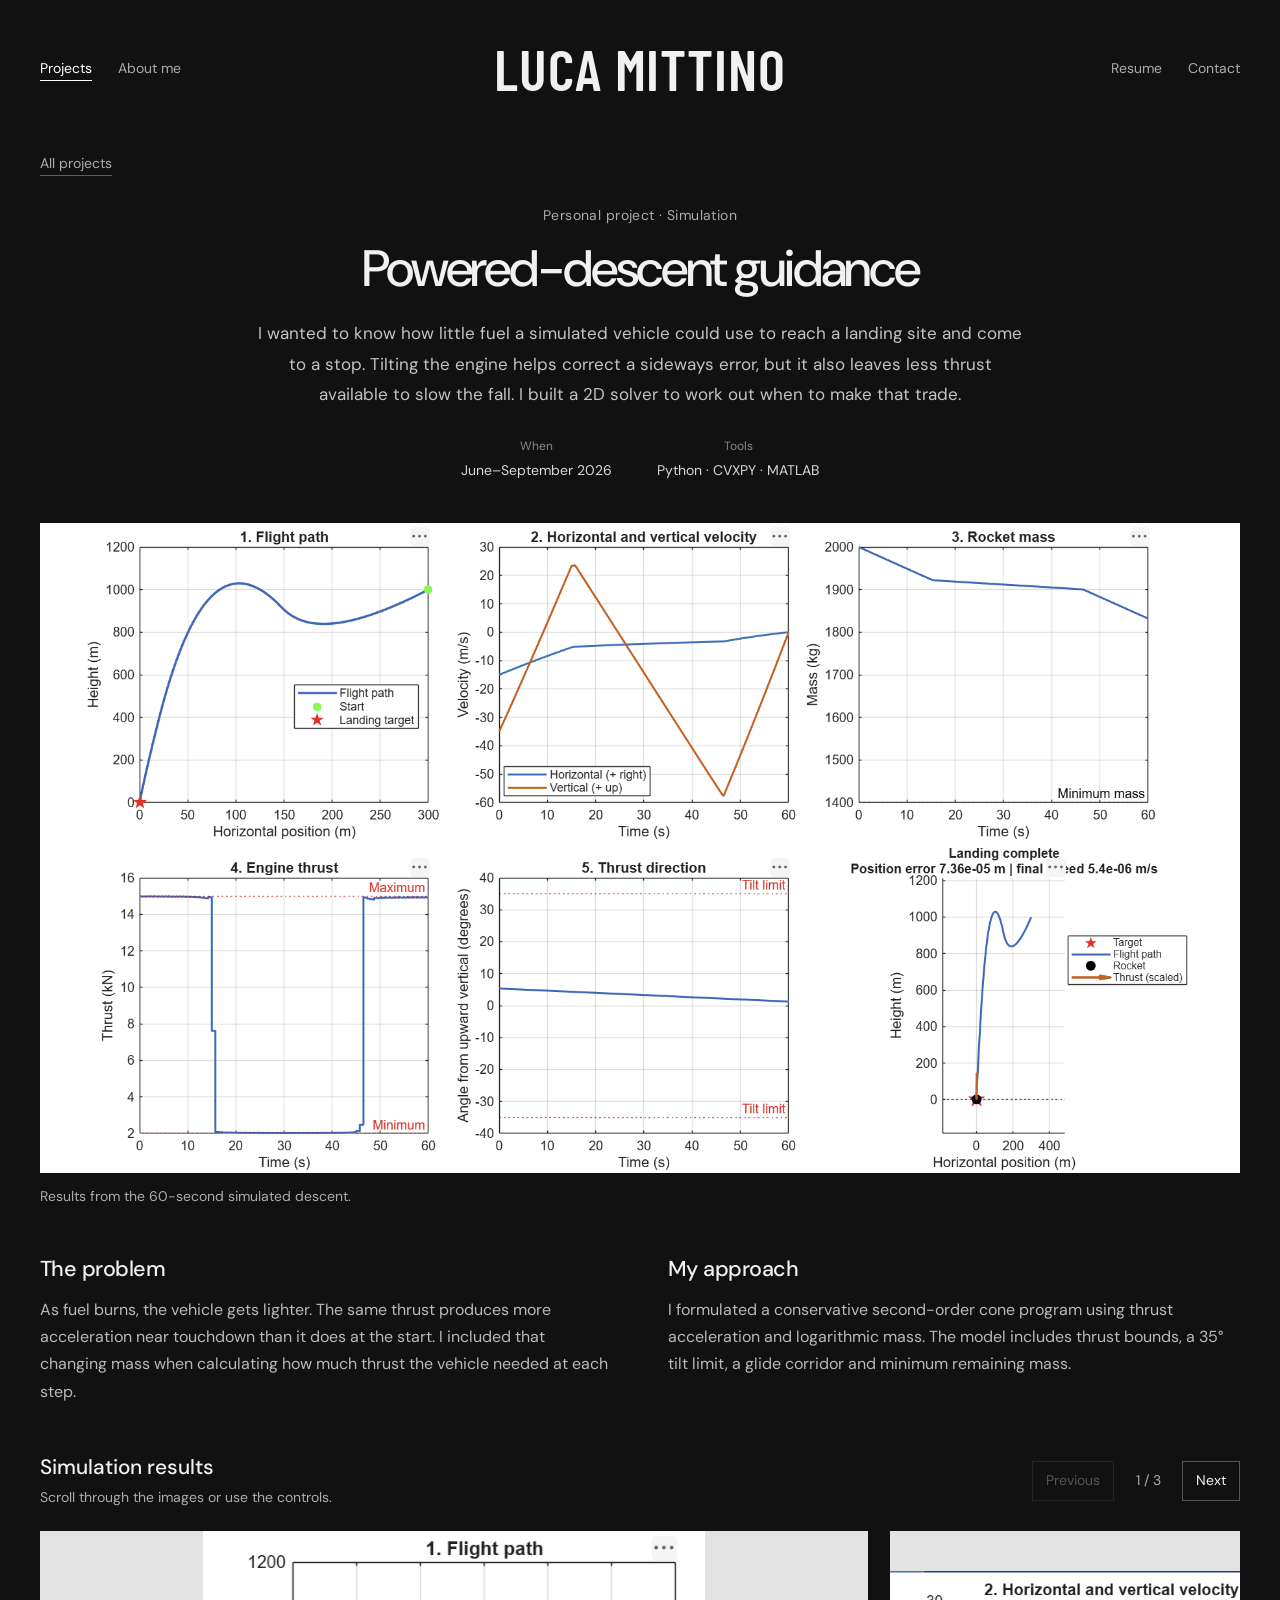
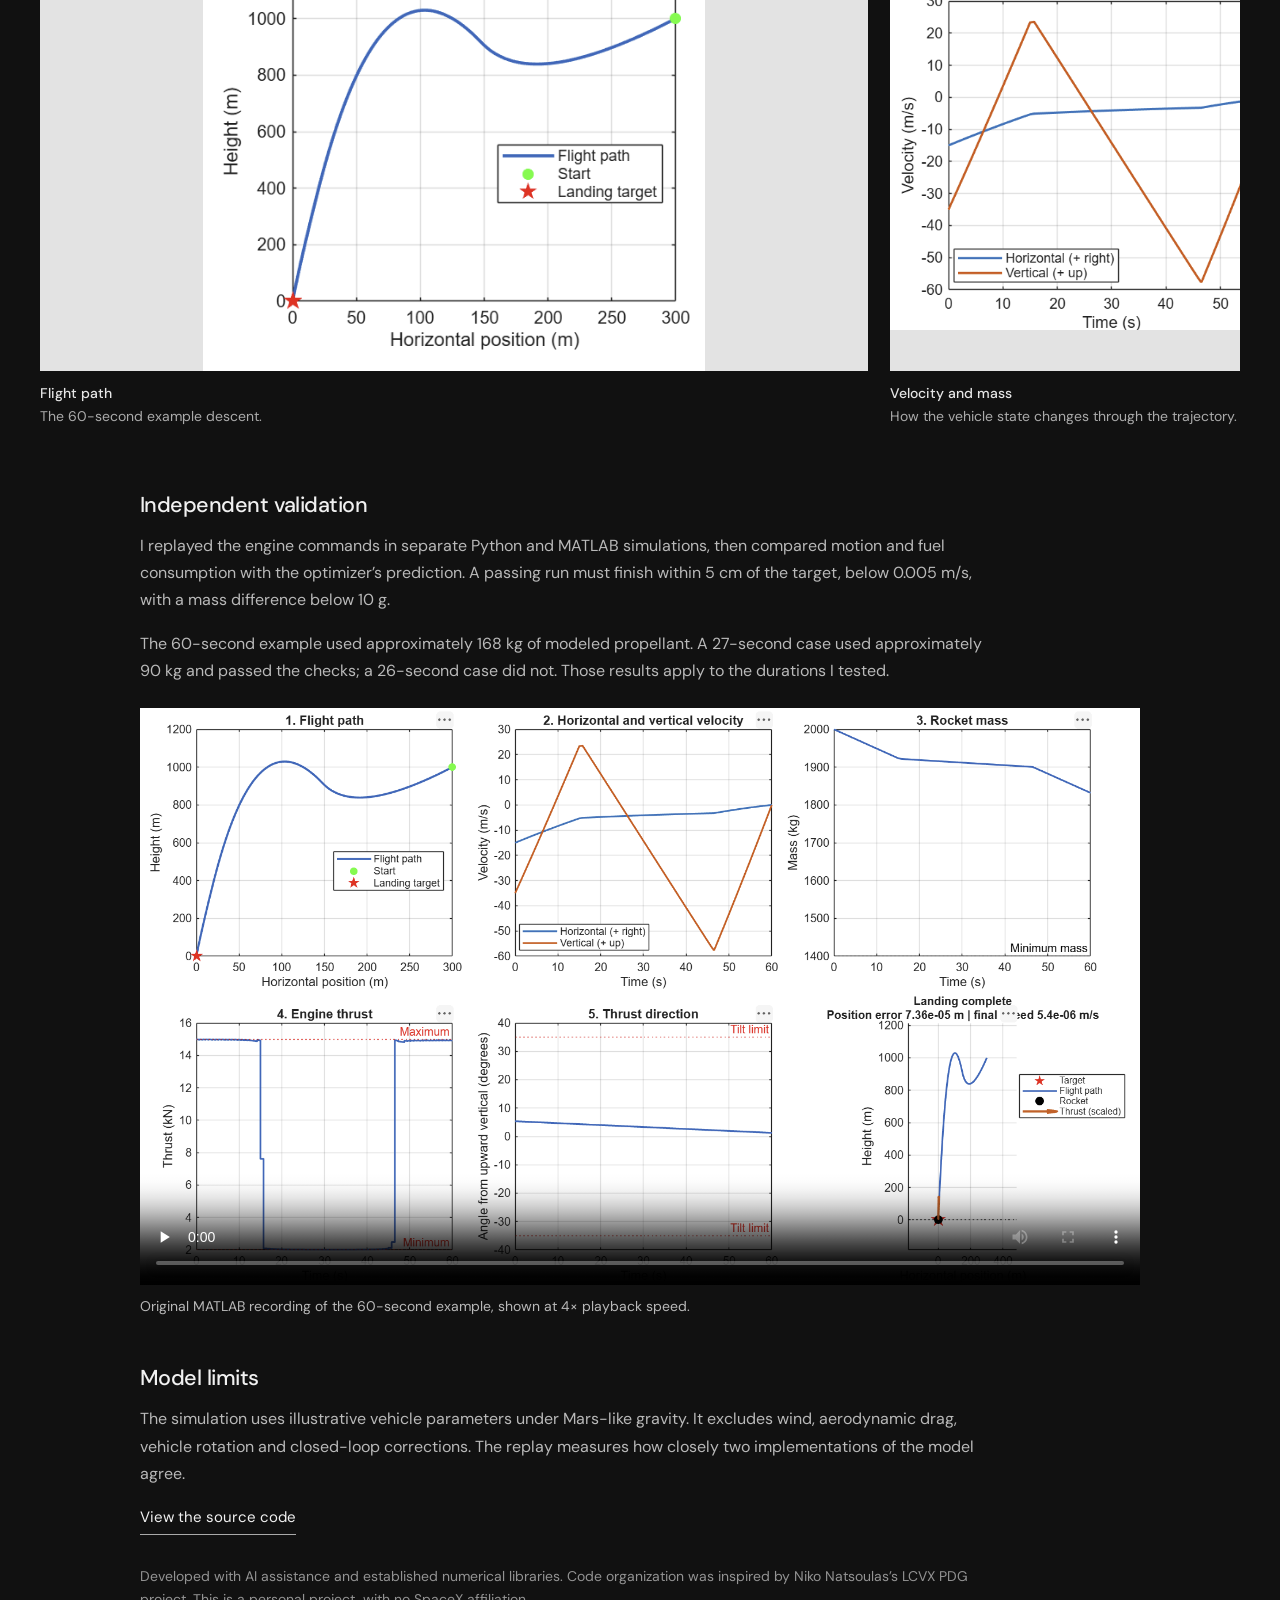
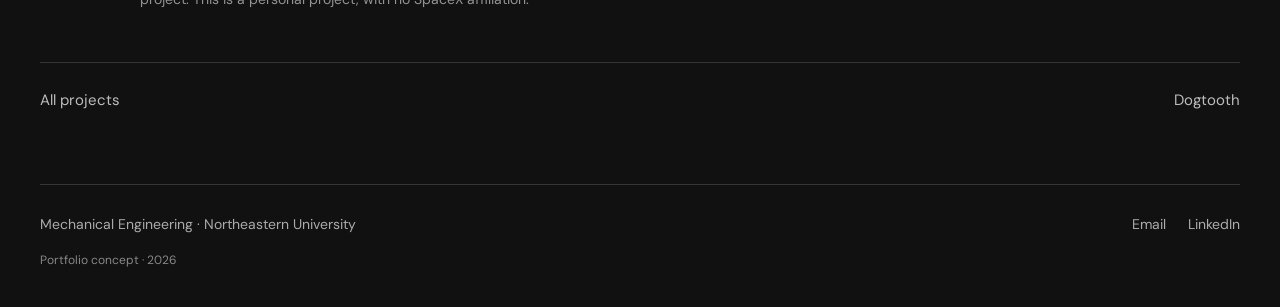
<file: powered-descent.html>
<!doctype html>
<html lang="en"><head><meta charset="utf-8"><meta name="viewport" content="width=device-width,initial-scale=1"><meta name="theme-color" content="#111111"><meta name="description" content="Luca Mittino's mechanical engineering portfolio. Selected design work, prototypes and current projects."><title>Powered-descent guidance | Luca Mittino</title><link rel="stylesheet" href="style.css"><script src="galleries.js" defer></script></head>
<body><a class="skip-link" href="#main">Skip to content</a><header class="site-header">
      <nav class="main-nav" aria-label="Main navigation"><a href="index.html" aria-current="page">Projects</a><a href="about.html" >About me</a></nav>
      <a class="site-name" href="index.html">Luca Mittino</a>
      <nav class="secondary-nav" aria-label="Contact and resume"><a href="Luca-Mittino-Resume.pdf" target="_blank" rel="noopener">Resume</a><a href="mailto:mittino.l@northeastern.edu">Contact</a></nav>
    </header><main id="main" class="page-shell"><a class="back-link" href="index.html">All projects</a><header class="project-heading"><p class="eyebrow">Personal project · Simulation</p><h1>Powered-descent guidance</h1><p class="project-intro">I wanted to know how little fuel a simulated vehicle could use to reach a landing site and come to a stop. Tilting the engine helps correct a sideways error, but it also leaves less thrust available to slow the fall. I built a 2D solver to work out when to make that trade.</p><dl class="project-facts"><div><dt>When</dt><dd>June–September 2026</dd></div><div><dt>Tools</dt><dd>Python · CVXPY · MATLAB</dd></div></dl></header><figure class="lead-image plot-lead"><img class="" src="assets/descent-full-results.png" alt="MATLAB dashboard showing the powered-descent simulation results" fetchpriority="high"><figcaption>Results from the 60-second simulated descent.</figcaption></figure><div class="project-copy two-col"><section><h2>The problem</h2><p>As fuel burns, the vehicle gets lighter. The same thrust produces more acceleration near touchdown than it does at the start. I included that changing mass when calculating how much thrust the vehicle needed at each step.</p></section><section><h2>My approach</h2><p>I formulated a conservative second-order cone program using thrust acceleration and logarithmic mass. The model includes thrust bounds, a 35° tilt limit, a glide corridor and minimum remaining mass.</p></section></div><section class="gallery-section" data-gallery id="descent-gallery"><div class="gallery-heading"><div><h2>Simulation results</h2><p>Scroll through the images or use the controls.</p></div><div class="gallery-buttons"><button data-gallery-prev aria-label="Previous powered-descent image">Previous</button><span class="gallery-count" aria-live="polite">1 / 3</span><button data-gallery-next aria-label="Next powered-descent image">Next</button></div></div><div class="gallery-rail" tabindex="0" role="region" aria-label="powered-descent image gallery"><figure><a href="assets/descent-flight-path.png" target="_blank" rel="noopener"><img class="" src="assets/descent-flight-path.png" alt="Simulated flight path to the landing target" loading="lazy"></a><figcaption><strong>Flight path</strong><span>The 60-second example descent.</span></figcaption></figure><figure><a href="assets/descent-velocity-mass.png" target="_blank" rel="noopener"><img class="" src="assets/descent-velocity-mass.png" alt="Velocity and mass histories for the simulated descent" loading="lazy"></a><figcaption><strong>Velocity and mass</strong><span>How the vehicle state changes through the trajectory.</span></figcaption></figure><figure><a href="assets/descent-engine-constraints.png" target="_blank" rel="noopener"><img class="" src="assets/descent-engine-constraints.png" alt="Thrust magnitude and direction compared to limits" loading="lazy"></a><figcaption><strong>Engine constraints</strong><span>Thrust history against the modeled bounds.</span></figcaption></figure></div></section><section class="project-copy"><h2>Independent validation</h2><p>I replayed the engine commands in separate Python and MATLAB simulations, then compared motion and fuel consumption with the optimizer’s prediction. A passing run must finish within 5 cm of the target, below 0.005 m/s, with a mass difference below 10 g.</p><p>The 60-second example used approximately 168 kg of modeled propellant. A 27-second case used approximately 90 kg and passed the checks; a 26-second case did not. Those results apply to the durations I tested.</p><video class="project-video" controls playsinline preload="none" poster="assets/descent-full-results.png" aria-label="Powered-descent simulation animation"><source src="assets/descent-landing-animation.mp4" type="video/mp4"></video><p class="media-note">Original MATLAB recording of the 60-second example, shown at 4× playback speed.</p></section>
<section class="project-copy"><h2>Model limits</h2><p>The simulation uses illustrative vehicle parameters under Mars-like gravity. It excludes wind, aerodynamic drag, vehicle rotation and closed-loop corrections. The replay measures how closely two implementations of the model agree.</p><a class="text-link" href="https://github.com/lucamittin00-dev/2D-Rocket-Landing-Guidance-" target="_blank" rel="noopener">View the source code</a><p class="project-credit">Developed with AI assistance and established numerical libraries. Code organization was inspired by Niko Natsoulas’s LCVX PDG project. This is a personal project, with no SpaceX affiliation.</p></section><nav class="project-end" aria-label="Project navigation"><a href="index.html">All projects</a><a href="dogtooth.html">Dogtooth</a></nav></main><footer class="site-footer"><p>Mechanical Engineering · Northeastern University</p><div><a href="mailto:mittino.l@northeastern.edu">Email</a><a href="https://linkedin.com/in/luca-mittino-629657294" target="_blank" rel="noopener">LinkedIn</a></div><p class="sample-label">Portfolio concept · 2026</p></footer></body></html>
</file>
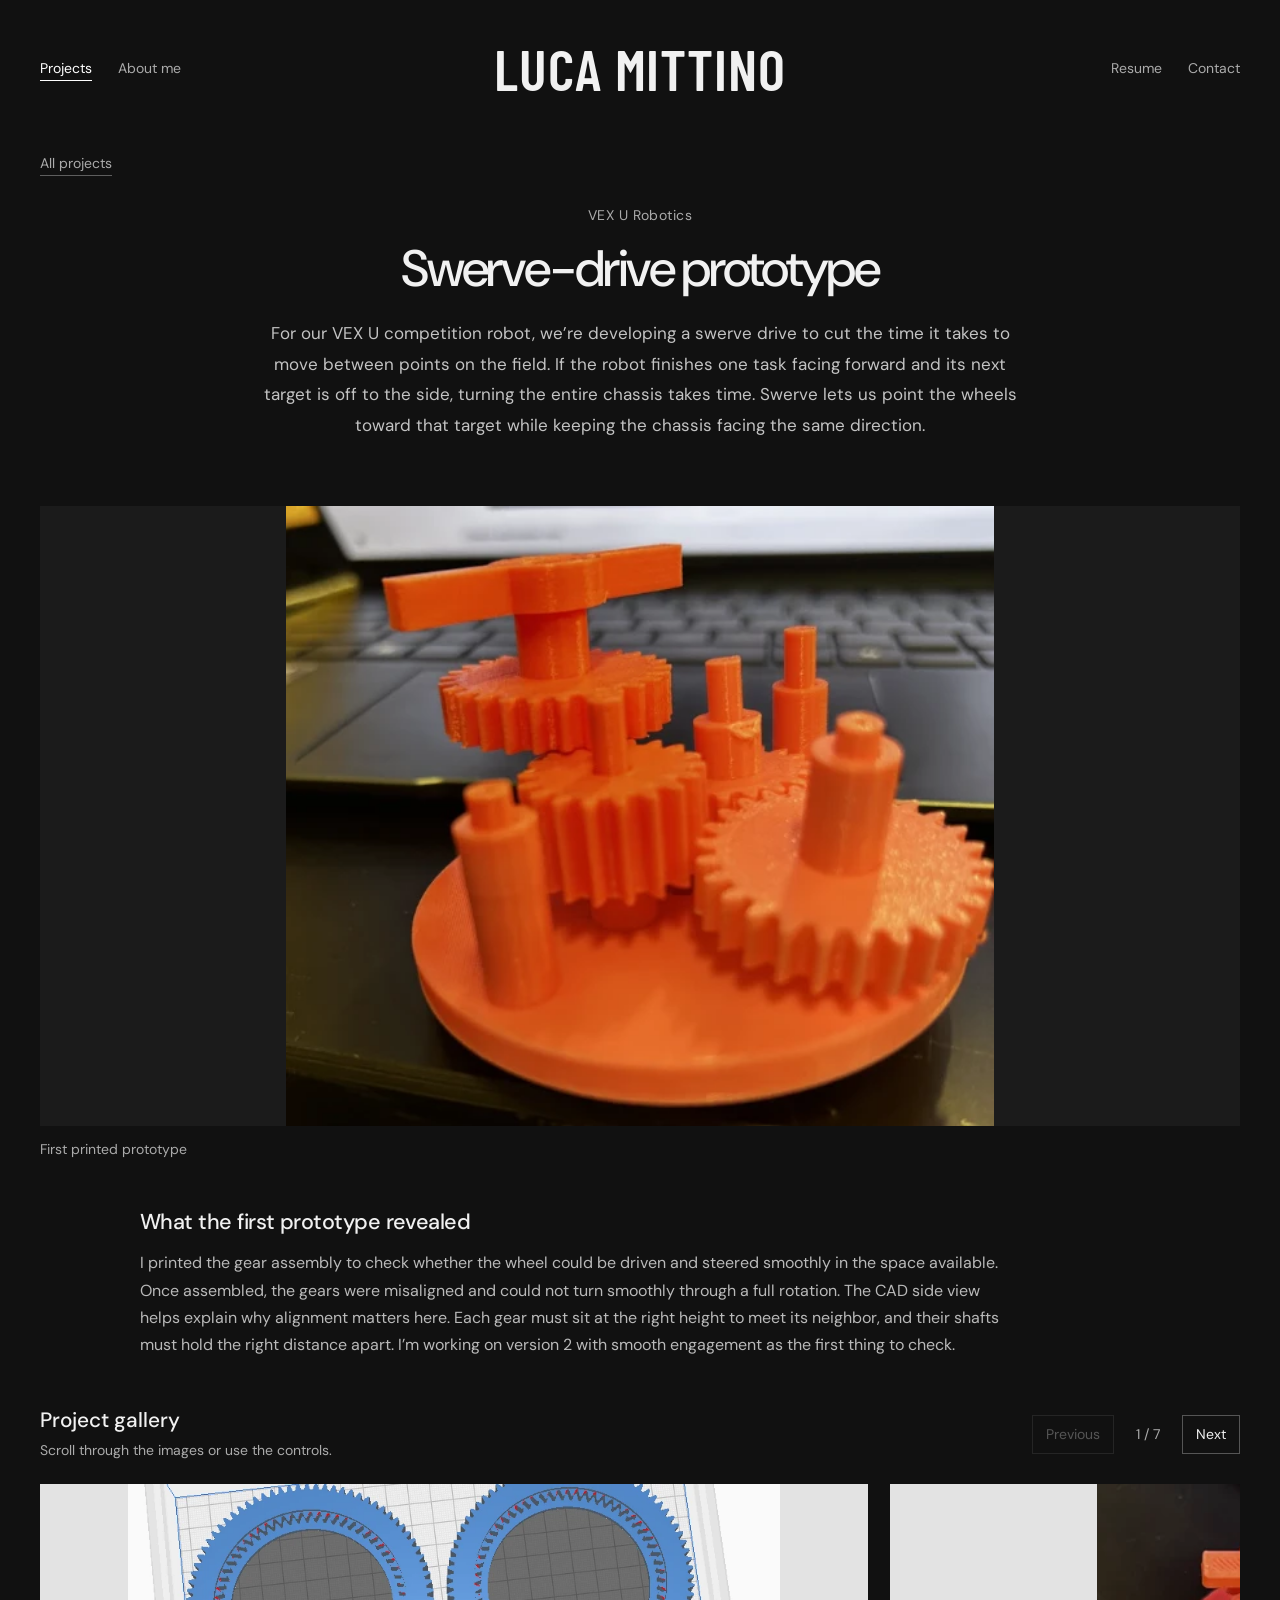
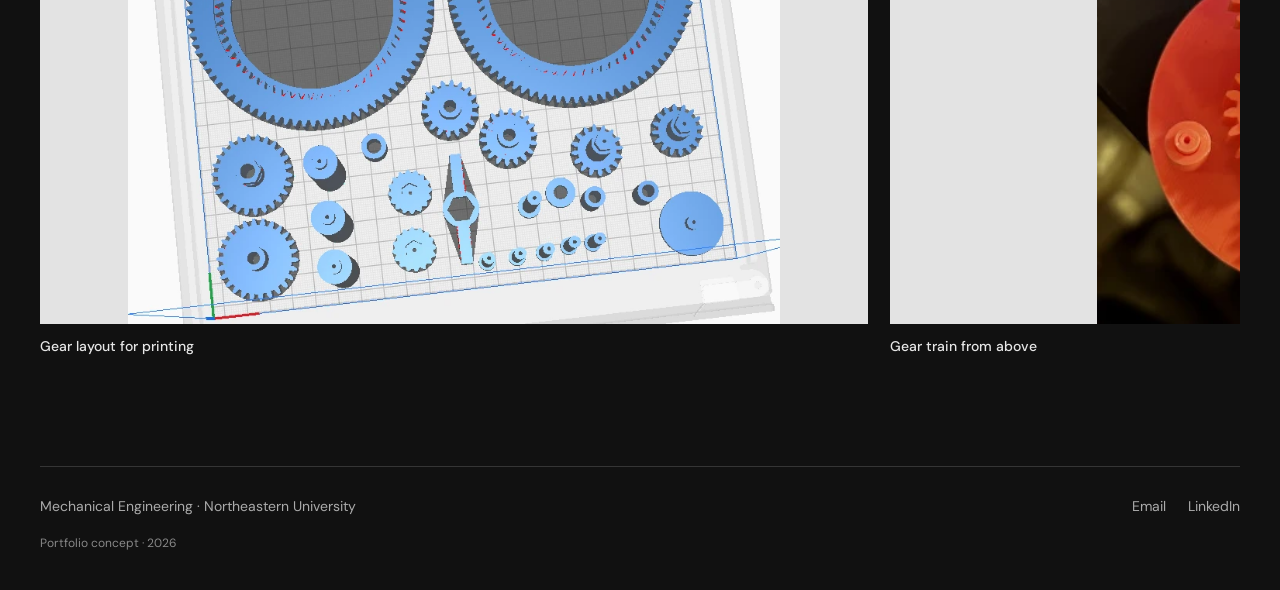
<file: robotics.html>
<!doctype html>
<html lang="en"><head><meta charset="utf-8"><meta name="viewport" content="width=device-width,initial-scale=1"><meta name="theme-color" content="#111111"><meta name="description" content="Luca Mittino's mechanical engineering portfolio. Selected design work, prototypes and current projects."><title>VEX U Robotics | Luca Mittino</title><link rel="stylesheet" href="style.css"><script src="galleries.js" defer></script></head>
<body><a class="skip-link" href="#main">Skip to content</a><header class="site-header">
      <nav class="main-nav" aria-label="Main navigation"><a href="index.html" aria-current="page">Projects</a><a href="about.html" >About me</a></nav>
      <a class="site-name" href="index.html">Luca Mittino</a>
      <nav class="secondary-nav" aria-label="Contact and resume"><a href="Luca-Mittino-Resume.pdf" target="_blank" rel="noopener">Resume</a><a href="mailto:mittino.l@northeastern.edu">Contact</a></nav>
    </header><main id="main" class="page-shell"><a class="back-link" href="index.html">All projects</a><header class="project-heading"><p class="eyebrow">VEX U Robotics</p><h1>Swerve-drive prototype</h1><p class="project-intro">For our VEX U competition robot, we’re developing a swerve drive to cut the time it takes to move between points on the field. If the robot finishes one task facing forward and its next target is off to the side, turning the entire chassis takes time. Swerve lets us point the wheels toward that target while keeping the chassis facing the same direction.</p><dl class="project-facts"></dl></header><figure class="lead-image"><img src="assets/robotics-67.webp" alt="Orange printed gear-train prototype, larger oblique view" fetchpriority="high"><figcaption>First printed prototype</figcaption></figure><section class="project-copy"><h2>What the first prototype revealed</h2><p>I printed the gear assembly to check whether the wheel could be driven and steered smoothly in the space available. Once assembled, the gears were misaligned and could not turn smoothly through a full rotation. The CAD side view helps explain why alignment matters here. Each gear must sit at the right height to meet its neighbor, and their shafts must hold the right distance apart. I’m working on version 2 with smooth engagement as the first thing to check.</p></section><section class="gallery-section" data-gallery id="robotics-gallery"><div class="gallery-heading"><div><h2>Project gallery</h2><p>Scroll through the images or use the controls.</p></div><div class="gallery-buttons"><button data-gallery-prev aria-label="Previous VEX U Robotics image">Previous</button><span class="gallery-count" aria-live="polite">1 / 7</span><button data-gallery-next aria-label="Next VEX U Robotics image">Next</button></div></div><div class="gallery-rail" tabindex="0" role="region" aria-label="VEX U Robotics image gallery"><figure><a href="assets/robotics-65.webp" target="_blank" rel="noopener"><img class="" src="assets/robotics-65.webp" alt="Slicer/print layout with ring gears and other gearing components" loading="lazy"></a><figcaption><strong>Gear layout for printing</strong><span></span></figcaption></figure><figure><a href="assets/robotics-69.webp" target="_blank" rel="noopener"><img class="" src="assets/robotics-69.webp" alt="Orange printed gear-train prototype, top view" loading="lazy"></a><figcaption><strong>Gear train from above</strong><span></span></figcaption></figure><figure><a href="assets/robotics-68.webp" target="_blank" rel="noopener"><img class="" src="assets/robotics-68.webp" alt="Orange printed gear-train prototype, assembled side view" loading="lazy"></a><figcaption><strong>Assembled side view</strong><span></span></figcaption></figure><figure><a href="assets/vex-cad-assembly.png" target="_blank" rel="noopener"><img class="" src="assets/vex-cad-assembly.png" alt="Oblique CAD view of the swerve gear train" loading="lazy"></a><figcaption><strong>Gear train assembly</strong><span>The outer ring surrounds the smaller gears on the carrier.</span></figcaption></figure><figure><a href="assets/vex-cad-side.png" target="_blank" rel="noopener"><img class="" src="assets/vex-cad-side.png" alt="Side elevation of stacked gears" loading="lazy"></a><figcaption><strong>Gear stack in profile</strong><span>The side view shows the gear levels and the shaft below the plate.</span></figcaption></figure><figure><a href="assets/vex-cad-plan-a.png" target="_blank" rel="noopener"><img class="" src="assets/vex-cad-plan-a.png" alt="Plan view of gear train and external pinions" loading="lazy"></a><figcaption><strong>Gear layout from above</strong><span>The two external pinions sit around the perimeter.</span></figcaption></figure><figure><a href="assets/vex-cad-plan-b.png" target="_blank" rel="noopener"><img class="" src="assets/vex-cad-plan-b.png" alt="Alternate plan view of the gear train" loading="lazy"></a><figcaption><strong>Alternate plan view</strong><span>The internal gears are visible between the supports.</span></figcaption></figure></div></section></main><footer class="site-footer"><p>Mechanical Engineering · Northeastern University</p><div><a href="mailto:mittino.l@northeastern.edu">Email</a><a href="https://linkedin.com/in/luca-mittino-629657294" target="_blank" rel="noopener">LinkedIn</a></div><p class="sample-label">Portfolio concept · 2026</p></footer></body></html>
</file>
<file: style.css>
@import url('https://fonts.googleapis.com/css2?family=Barlow+Condensed:wght@500;600;700&family=DM+Sans:wght@400;500;600;700&display=swap');
:root{--bg:#111;--panel:#1b1b1b;--text:#f1f1f1;--muted:#ababab;--line:#353535;--sans:'DM Sans',Arial,sans-serif;--display:'Barlow Condensed','Arial Narrow',sans-serif}
*{box-sizing:border-box}html{scroll-behavior:smooth}body{margin:0;background:var(--bg);color:var(--text);font:400 16px/1.7 var(--sans)}h1,h2,h3,p,figure{margin:0}a{color:inherit;text-decoration:none}button{font:inherit;color:inherit;cursor:pointer}button,a{touch-action:manipulation;-webkit-tap-highlight-color:transparent}img{display:block;width:100%;max-width:100%}a:focus-visible,button:focus-visible,[tabindex]:focus-visible{outline:2px solid #eee;outline-offset:5px}a:hover{color:#fff}.skip-link{position:fixed;top:-100px;left:20px;background:#fff;color:#111;padding:10px 18px;z-index:10}.skip-link:focus{top:12px}
.site-header,.page-shell,.site-footer{width:calc(100% - 80px);max-width:1320px;margin-inline:auto}.site-header{display:grid;grid-template-columns:1fr auto 1fr;align-items:center;gap:24px;padding:40px 0 50px}.site-name{font:600 clamp(2.8rem,4.5vw,4.4rem)/1 var(--display);letter-spacing:.015em;text-transform:uppercase;white-space:nowrap}.site-header nav{display:flex;gap:26px;font-size:.875rem}.secondary-nav{justify-content:flex-end}.site-header nav a{color:var(--muted)}.site-header nav a:hover,.site-header nav a[aria-current]{color:#fff}.site-header nav a[aria-current]{text-decoration:underline;text-underline-offset:7px;text-decoration-thickness:1px}
.index-heading{display:flex;justify-content:space-between;align-items:baseline;gap:20px;margin:0 0 18px}.index-heading h1,.index-heading h2{font-size:1rem;line-height:1.4;font-weight:500}.index-heading p{font-size:.875rem;color:var(--muted)}.project-grid{display:grid;grid-template-columns:1fr 1fr;gap:24px}.project-card{display:block;min-width:0}.card-image{aspect-ratio:1.5;overflow:hidden;background:#202020}.card-image img{height:100%;object-fit:contain;transition:transform .3s ease}.hardware-cover img{object-fit:cover;object-position:50% 51%}.plot-cover{background:#f7f7f7;padding:24px}.project-card:hover .card-image img{transform:scale(1.02)}.card-caption{padding:17px 0 0}.card-caption h2{font-size:1.125rem;font-weight:500;line-height:1.45;letter-spacing:-.015em}.card-caption p{font-size:.875rem;color:var(--muted);margin-top:3px}.on-desk{margin-top:62px}.desk-images{display:grid;grid-template-columns:1fr 1fr;gap:4px;min-height:0}.desk-images>div{position:relative;min-width:0;height:360px;overflow:hidden;padding:15px 20px 38px}.system-cover{background:#1c1c1c}.enclosure-cover{background:#dcdcdc}.desk-images img{height:100%;object-fit:contain;transition:transform .3s ease}.desk-card:hover .desk-images img{transform:scale(1.025)}.desk-images span{position:absolute;bottom:12px;left:20px;font-size:.75rem;color:#aaa}.enclosure-cover span{color:#555}
.site-footer{border-top:1px solid var(--line);padding:28px 0 36px;margin-top:70px;display:flex;align-items:center;flex-wrap:wrap;gap:14px 25px;color:var(--muted);font-size:.875rem}.site-footer>div{display:flex;gap:22px;margin-left:auto}.sample-label{font-size:.75rem;color:#888;width:100%}
.back-link{font-size:.875rem;color:var(--muted);display:inline-block;margin:4px 0 28px;border-bottom:1px solid #5e5e5e}.project-heading{max-width:860px;margin:0 auto 40px;text-align:center}.eyebrow{color:var(--muted);font-size:.875rem;letter-spacing:.03em}.project-heading h1{font-weight:500;font-size:clamp(2.2rem,4vw,3.7rem);line-height:1.13;letter-spacing:-.045em;margin:12px 0 20px}.project-intro{color:#c3c3c3;font-size:1.0625rem;line-height:1.8;max-width:770px;margin-inline:auto}.project-facts{display:flex;justify-content:center;gap:45px;margin:26px 0 0}.project-facts dt{font-size:.75rem;color:#888;margin-bottom:3px}.project-facts dd{font-size:.875rem;margin:0;color:#d7d7d7}.lead-image{margin:0 0 44px}.lead-image>img{height:620px;object-fit:contain;background:var(--panel)}.lead-image figcaption{font-size:.875rem;color:var(--muted);margin-top:12px}.plot-lead>img{height:auto;max-height:650px;background:#fff}.portrait-lead>img{padding:0 20px}.project-copy{max-width:1000px;margin:46px auto}.project-copy h2{font-size:1.35rem;line-height:1.35;font-weight:500;letter-spacing:-.025em;margin-bottom:12px}.project-copy p{color:#b9b9b9;max-width:860px}.project-copy p+p{margin-top:16px}.two-col{display:grid;grid-template-columns:1fr 1fr;gap:56px;max-width:none}.project-credit{font-size:.875rem!important;color:#939393!important;margin-top:30px}.text-link{display:inline-block;margin-top:18px;border-bottom:1px solid #aaa;padding-bottom:3px;font-size:.9375rem}.project-end{display:flex;justify-content:space-between;gap:30px;border-top:1px solid var(--line);padding-top:25px;margin-top:50px;font-size:.9375rem;color:#bdbdbd}
.gallery-section{margin:48px 0}.gallery-heading{display:flex;align-items:center;justify-content:space-between;gap:20px;margin-bottom:21px}.gallery-heading h2{font-size:1.3rem;font-weight:500;line-height:1.35}.gallery-heading p{font-size:.875rem;color:var(--muted);margin-top:5px}.gallery-buttons{display:flex;align-items:center;gap:12px}.gallery-buttons button,.model-controls button{border:1px solid #555;background:transparent;padding:7px 13px;font-size:.875rem}.gallery-buttons button:hover,.model-controls button:hover{border-color:#eee}.gallery-buttons button:disabled{opacity:.3;cursor:default}.gallery-count{font-size:.875rem;min-width:44px;text-align:center;color:var(--muted)}.gallery-rail{display:flex;gap:22px;overflow-x:auto;scroll-snap-type:x mandatory;scrollbar-color:#666 #222;overscroll-behavior-x:contain;padding-bottom:15px;position:relative}.gallery-rail figure{flex:0 0 69%;min-width:0;scroll-snap-align:start;scroll-snap-stop:always}.gallery-rail figure:last-child{margin-right:31%}.gallery-rail a{display:block;background:#e3e3e3}.gallery-rail img{height:440px;object-fit:contain}.gallery-rail figcaption{margin-top:12px;line-height:1.55;font-size:.875rem;color:var(--muted)}.gallery-rail figcaption strong{display:block;color:#e6e6e6;font-weight:500;margin-bottom:2px}.image-pair{display:grid;grid-template-columns:1fr 1fr;gap:24px}.image-pair img{height:360px;object-fit:contain;background:#e3e3e3}.image-pair figcaption{font-size:.875rem;color:var(--muted);margin-top:12px}.project-video{display:block;width:100%;max-height:620px;background:#050505;margin-top:24px}.media-note{font-size:.875rem;margin-top:10px!important}
.model-panel{background:#1c1c1c;padding:24px 24px 22px}.model-toolbar{display:flex;justify-content:space-between;gap:20px;color:#a0a0a0;font-size:.75rem}.concept-model{height:540px;width:100%;cursor:grab;touch-action:pan-y;user-select:none}.concept-model:active{cursor:grabbing}.concept-model svg,.concept-model>img{display:block;width:100%;height:100%;object-fit:contain}.model-controls{display:flex;justify-content:center;flex-wrap:wrap;gap:10px}.model-controls button[aria-pressed="true"]{background:#ddd;color:#111}.model-note{text-align:center;color:#9b9b9b;font-size:.8125rem;margin-top:17px}
.about-layout{display:grid;grid-template-columns:.75fr 1.25fr;gap:9%;padding-top:20px;align-items:start}.about-portrait img{max-height:650px;object-fit:cover;object-position:center}.about-copy h1{font-size:3.2rem;line-height:1.1;font-weight:500;letter-spacing:-.04em;margin:12px 0 26px}.about-copy>p:not(.eyebrow){color:#bdbdbd;margin-bottom:20px;max-width:650px}.skills{display:grid;grid-template-columns:1fr 1fr;gap:25px;border-top:1px solid var(--line);padding-top:25px;margin-top:32px}.skills h2{font-size:1rem;font-weight:500;margin-bottom:9px}.skills p{font-size:.9375rem;color:#aaa;line-height:1.9}.about-links{display:flex;gap:27px;margin-top:20px}
@media(max-width:900px){.site-header,.page-shell,.site-footer{width:calc(100% - 48px)}.site-header{gap:15px}.site-header nav{gap:15px}.site-name{font-size:2.9rem}.card-image{aspect-ratio:1.25}.desk-images>div{height:320px}.two-col{gap:30px}.gallery-rail figure{flex-basis:80%}.gallery-rail figure:last-child{margin-right:20%}.gallery-rail img{height:380px}.about-layout{gap:5%}.skills{grid-template-columns:1fr;gap:22px}}
@media(max-width:620px){.site-header,.page-shell,.site-footer{width:calc(100% - 36px)}.site-header{grid-template-columns:1fr 1fr;row-gap:26px;padding:30px 0 36px}.site-name{grid-column:1/-1;grid-row:1;text-align:center;font-size:3.2rem}.site-header nav{gap:21px;font-size:.875rem}.main-nav{grid-row:2}.secondary-nav{grid-row:2}.index-heading{gap:12px;align-items:flex-end}.index-heading p{font-size:.8125rem;text-align:right;max-width:150px}.project-grid{grid-template-columns:1fr;gap:32px}.card-image{aspect-ratio:1.35}.plot-cover{padding:20px}.card-caption{padding-top:14px}.on-desk{margin-top:45px}.desk-images{grid-template-columns:1fr 1fr}.desk-images>div{height:240px;padding:7px 4px 35px}.desk-images span{left:10px;right:8px;font-size:.6875rem;line-height:1.4}.site-footer{margin-top:48px;font-size:.8125rem}.site-footer>div{margin-left:0}.site-footer>p:first-child{width:100%}.back-link{margin:0 0 28px}.project-heading{margin-bottom:30px}.project-heading h1{font-size:2.4rem}.project-intro{font-size:1rem;line-height:1.75}.project-facts{gap:25px}.project-facts dd{font-size:.8125rem}.project-facts>div{flex:1;min-width:0}.lead-image>img{height:470px}.plot-lead>img{height:auto}.portrait-lead>img{padding:0}.two-col,.image-pair{grid-template-columns:1fr;gap:28px}.project-copy{margin:32px 0}.project-copy h2{font-size:1.25rem}.gallery-section{margin:38px 0}.gallery-heading{display:block}.gallery-buttons{margin-top:17px}.gallery-rail{gap:15px}.gallery-rail figure{flex-basis:92%}.gallery-rail figure:last-child{margin-right:8%}.gallery-rail img{height:300px}.image-pair img{height:auto;max-height:360px}.project-end{font-size:.875rem}.model-panel{padding:16px 10px 20px}.model-toolbar{font-size:.6875rem;gap:10px}.concept-model{height:380px}.model-controls{gap:7px}.model-controls button{font-size:.8125rem;padding:8px 10px}.model-note{font-size:.75rem;padding:0 8px}.about-layout{grid-template-columns:1fr;gap:32px;padding-top:0}.about-portrait{max-width:330px}.about-portrait img{max-height:420px}.about-copy h1{font-size:2.8rem}.skills{grid-template-columns:1fr 1fr;gap:20px}.skills p{font-size:.875rem}.project-credit{font-size:.8125rem!important}}
@media(prefers-reduced-motion:reduce){html{scroll-behavior:auto}*{animation:none!important;transition:none!important}}

.on-desk:first-child { margin-top: 0; margin-bottom: 48px; }
</file>
